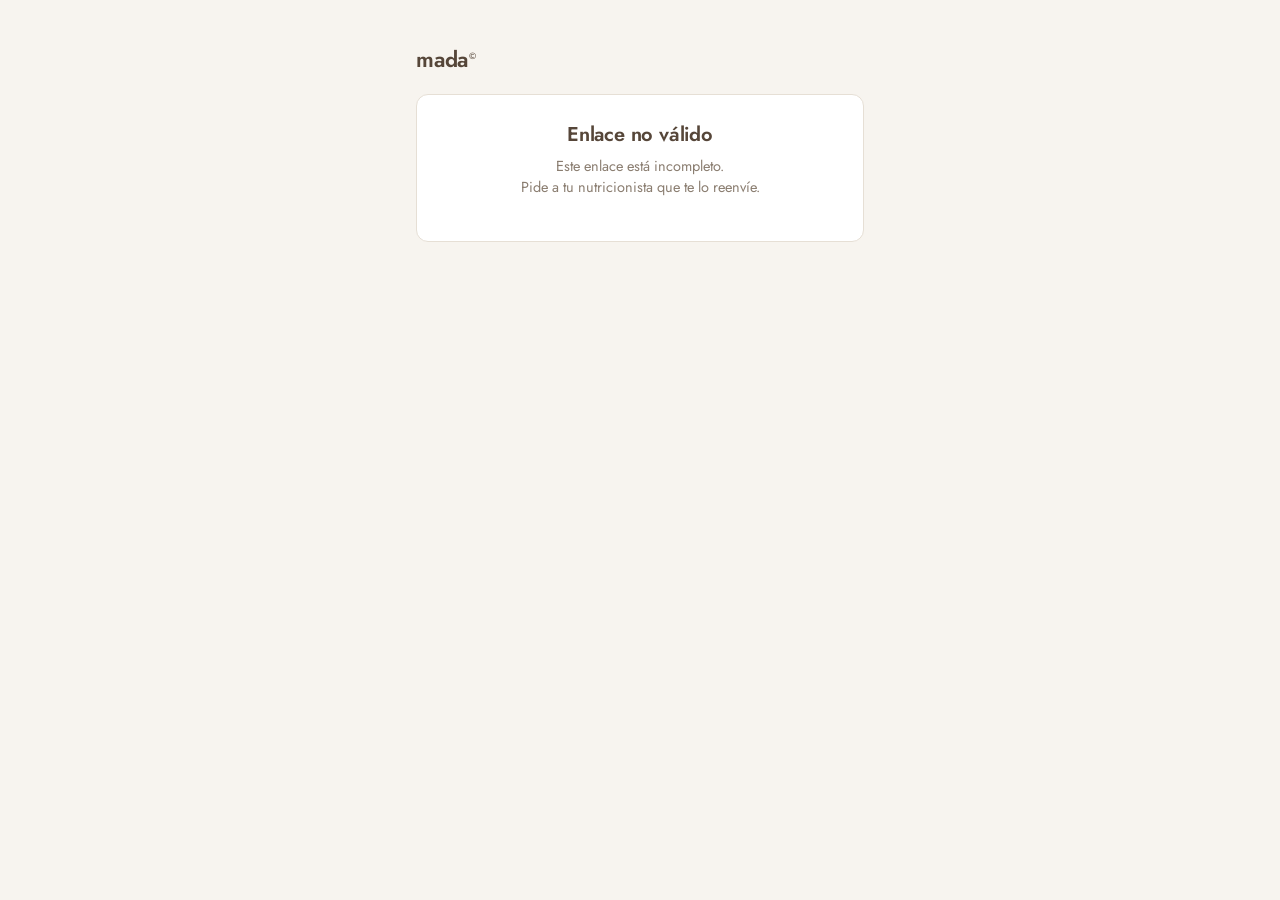
<file: index.html>
<!DOCTYPE html>
<html lang="es">
<head>
<meta charset="utf-8">
<meta name="viewport" content="width=device-width, initial-scale=1, viewport-fit=cover">
<meta name="robots" content="noindex">
<meta name="referrer" content="no-referrer">
<title>Cuestionario semanal · mada nutrición</title>
<link rel="preconnect" href="https://fonts.googleapis.com">
<link rel="preconnect" href="https://fonts.gstatic.com" crossorigin>
<link href="https://fonts.googleapis.com/css2?family=Jost:wght@500;600&display=swap" rel="stylesheet">
<link rel="stylesheet" href="mada.css?v=2026111601">
</head>
<body>
<!-- MADA · Cuestionario semanal (2026-10-01: mismas preguntas y claves que la versión anterior,
     sobre el motor común mada.js y con la marca nueva). Enlace: ?t=token&w=lunes&n=nombre.
     Página estática (GitHub Pages) → POST al doPost del Apps Script → pestaña RESPUESTAS. -->
<div class="wrap">
  <div id="invalid" style="display:none">
    <div class="brand"><span class="wordmark">mada<sup>©</sup></span></div>
    <div class="invalid-link">
      <h2 class="step-title">Enlace no válido</h2>
      <p class="step-desc" style="margin-top:8px;">Este enlace está incompleto.<br>Pide a tu nutricionista que te lo reenvíe.</p>
    </div>
  </div>
  <div id="app" style="display:none"></div>
</div>
<script src="mada.js?v=2026111601"></script>
<script>
  // Si algún día cambia la URL /exec del Apps Script, se actualiza SOLO esta constante.
  var EXEC_URL = 'https://script.google.com/macros/s/AKfycbzDt5caDvdEflEsBOUBldg51Zm5GO_rv7yb8Tvi7xvp4FPO4zFOr2xmxoo-6ybuRs6Wqw/exec';

  var Q = new URLSearchParams(location.search);
  var TOKEN = (Q.get('t') || '').trim();
  var CLIENT_NAME = (Q.get('n') || '').trim();
  function mondayOf(d) { var day = (d.getDay() + 6) % 7; var m = new Date(d); m.setDate(d.getDate() - day); m.setHours(12, 0, 0, 0); return m; }
  function ymd(d) { return d.getFullYear() + '-' + String(d.getMonth() + 1).padStart(2, '0') + '-' + String(d.getDate()).padStart(2, '0'); }
  // El cuestionario repasa la semana que acaba de terminar: se manda el domingo y pregunta por la que
  // termina ese día; de lunes a sábado sigue siendo esa. Un enlace cuya semana aún no ha terminado
  // (los anteriores al 2026-10-03 llevaban la que empezaba al día siguiente) repasa la anterior.
  function reportedWeek(today) { var m = mondayOf(today); if (today.getDay() !== 0) m.setDate(m.getDate() - 7); return m; }
  var WEEK_START = (Q.get('w') || '').trim();
  if (!/^\d{4}-\d{2}-\d{2}$/.test(WEEK_START)) WEEK_START = ymd(reportedWeek(new Date()));
  else {
    var wk = new Date(WEEK_START + 'T12:00:00'), wkEnd = new Date(wk), noon = new Date();
    wkEnd.setDate(wk.getDate() + 6); noon.setHours(12, 0, 0, 0);
    if (noon < wkEnd) { wk.setDate(wk.getDate() - 7); WEEK_START = ymd(wk); }
  }
  var MESES = ['ene', 'feb', 'mar', 'abr', 'may', 'jun', 'jul', 'ago', 'sep', 'oct', 'nov', 'dic'];
  // Variante del semanal (&p=): '' = general. Vista previa para el nutricionista: &preview=1 (no envía nada).
  // Desde 2026-11-11 el enlace lleva un código (1, 2, 3) en vez del nombre del perfil, para que la URL
  // no diga nada de la salud del cliente; los enlaces ya enviados con el nombre siguen valiendo.
  var PERFIL = (Q.get('p') || '').trim().toLowerCase();
  PERFIL = { '1': 'deportista', '2': 'digestivo', '3': 'tca' }[PERFIL] || PERFIL;
  if (['deportista', 'digestivo', 'tca'].indexOf(PERFIL) < 0) PERFIL = '';
  var PREVIEW = Q.get('preview') === '1';
  // &e=1: el cliente entrena y su cuestionario no es el de deportistas (digestivo): se añade el paso de entrenos
  var TRAINS = Q.get('e') === '1';

  if (!TOKEN) {
    document.getElementById('invalid').style.display = 'block';
  } else {
    document.getElementById('app').style.display = 'block';
    var ws = new Date(WEEK_START + 'T12:00:00'), we = new Date(ws); we.setDate(ws.getDate() + 6);
    var opt = function (id, label, ph) { return { id: id, label: label, opt: true, type: 'text', ph: ph }; };
    var slider = function (id, label, minLabel, maxLabel, emojis) { return { id: id, type: 'slider', label: label, minLabel: minLabel, maxLabel: maxLabel, emojis: emojis }; };

    // ── Campos comunes (mismas claves y textos de siempre: son las columnas de la hoja) ──
    var F = {
      cansancio: { id: 'cansancio_0_10', type: 'slider', label: 'Nivel de cansancio', emojis: ['⚡', '😊', '😐', '🥱', '😵'], minLabel: 'Con energía', maxLabel: 'Agotado/a' },
      causa: opt('causa_cansancio', '¿A qué crees que se debe?', 'Trabajo, poco sueño, entrenos…'),
      sueno: { id: 'calidad_sueno_0_10', type: 'slider', label: 'Calidad del sueño', emojis: ['😫', '😕', '😐', '🙂', '😴'], minLabel: 'Muy mala', maxLabel: 'Excelente' },
      horas: { id: 'horas_sueno', label: 'Horas de sueño', hint: 'Media por noche.', type: 'number', ph: '7.5', min: 0, max: 16, step: 0.5 },
      animo: { id: 'animo_0_10', type: 'slider', label: 'Estado de ánimo', emojis: ['😞', '😕', '😐', '🙂', '😄'], minLabel: 'Muy bajo', maxLabel: 'Genial' },
      notasSueno: opt('notas_sueno', 'Notas sobre el descanso', 'Me despierto por la noche, madrugones…'),
      saciedad: { id: 'saciedad_0_10', type: 'slider', label: 'Saciedad', emojis: ['😣', '😕', '😐', '🙂', '😌'], minLabel: 'Paso hambre', maxLabel: 'Muy saciado/a' },
      hambre: opt('hambre_notas', '¿Hambre a alguna hora concreta?', 'Media tarde, antes de cenar…'),
      digestiones: { id: 'digestiones_0_10', type: 'slider', label: 'Digestiones', emojis: ['🤢', '😕', '😐', '🙂', '✨'], minLabel: 'Muy malas', maxLabel: 'Perfectas' },
      molestias: opt('molestias_digestivas', '¿Molestias digestivas?', 'Hinchazón, acidez, gases…'),
      hidratacion: { id: 'hidratacion_0_10', type: 'slider', label: 'Hidratación', emojis: ['🏜️', '😕', '😐', '🙂', '💧'], minLabel: 'Muy poca agua', maxLabel: 'Muy bien' },
      pasos: { id: 'pasos_diarios', label: 'Pasos diarios', hint: 'Media, según tu reloj o móvil.', opt: true, type: 'number', ph: '10000', int: true, min: 0, max: 80000, step: 100 },
      entrenos: { id: 'entrenos_json', label: 'Entrenos de esta semana', hint: 'Toca lo que hayas hecho. Totales de la semana: sesiones, horas, kilómetros, cómo de duro ha sido (0 = paseo, 10 = al límite) y, si tu reloj la da, la frecuencia cardíaca media.', opt: true, type: 'sport_totals' },
      extra: opt('ejercicio_extra', '¿Ejercicio fuera de lo programado?', 'Ruta el sábado, pádel el jueves…'),
      proxima: { id: 'proxima_semana', label: '¿Algo que deba saber para la semana que viene?', hint: 'Viajes, comidas fuera, celebraciones, cambios de horario o de entrenos… para adaptar el plan antes, no después.', opt: true, type: 'textarea', ph: 'Cena de empresa el jueves, fin de semana fuera…' },
      comentarios: { id: 'comentarios', label: '¿Algo más que quieras contarme?', opt: true, type: 'textarea', ph: 'Dudas, sensaciones, lo que sea…' }
    };
    // ── Pasos comunes ──
    var S = {
      peso: { key: 'peso', name: 'Peso', title: 'Tu peso esta semana', desc: 'Apunta los días que te hayas pesado (en ayunas). Los que no tengas, déjalos en blanco.', fields: [
        { id: 'pesos', type: 'weights', weekStart: WEEK_START }
      ]},
      descanso: { key: 'descanso', name: 'Descanso y energía', title: 'Descanso y energía', desc: '¿Cómo te has sentido en general durante la semana?', fields: [F.cansancio, F.causa, F.sueno, F.horas, F.animo, F.notasSueno] },
      alimentacion: { key: 'alimentacion', name: 'Alimentación', title: 'Alimentación y digestión', desc: 'Sobre cómo te ha sentado el plan esta semana.', fields: [F.saciedad, F.hambre, F.digestiones, F.molestias, F.hidratacion] },
      plan: { key: 'plan', name: 'Tu plan', title: 'Tu menú semanal', desc: 'Esto nos ayuda a ajustar los platos de las próximas semanas.', fields: [
        // 2026-10-11: dos preguntas en vez de la nota de 0 a 10 (decía cuánto, no hacia dónde): ¿come menos o más que el plan?
        { id: 'ingestas_completas', label: '¿Has completado las comidas del plan?', type: 'chips', opts: ['Todas, con sus cantidades', 'Casi todas', 'Me he dejado tomas o cantidades a menudo'] },
        { id: 'ingestas_costosas', label: '¿Cuáles te han costado?', hint: 'Puedes marcar varias.', type: 'checks',
          showIf: function (api) { var v = api.chip('ingestas_completas'); return !!v && v !== 'Todas, con sus cantidades'; },
          opts: ['Desayuno', 'Media mañana', 'Comida', 'Merienda', 'Cena o recena'] },
        { id: 'ingestas_notas', label: '¿Por qué?', opt: true, type: 'text', ph: 'No tenía hambre, no me daba tiempo, era mucha cantidad…',
          showIf: function (api) { var v = api.chip('ingestas_completas'); return !!v && v !== 'Todas, con sus cantidades'; } },
        { id: 'comidas_fuera', label: '¿Has hecho alguna comida fuera del plan?', hint: 'Es completamente normal: solo nos ayuda a ajustar.', type: 'chips', opts: ['Ninguna', '1 o 2', '3 o 4', '5 o más'] },
        { id: 'comidas_fuera_tipo', label: '¿De qué tipo?', hint: 'Puedes marcar varias.', type: 'checks',
          showIf: function (api) { var v = api.chip('comidas_fuera'); return !!v && v !== 'Ninguna'; },
          opts: ['Comida o cena fuera', 'Picoteo entre horas', 'Dulces o bollería', 'Alcohol', 'Comida rápida o precocinado'] },
        { id: 'comidas_fuera_notas', label: '¿Quieres contar algo más?', opt: true, type: 'text', ph: 'Cumpleaños el sábado, cena de trabajo…',
          showIf: function (api) { var v = api.chip('comidas_fuera'); return !!v && v !== 'Ninguna'; } },
        { id: 'satisfaccion_menu', label: '¿Contento/a con el menú?', type: 'text', ph: 'Sí, aunque repetiría menos las cenas…' },
        { id: 'aburrimiento_0_10', type: 'slider', label: '¿Te aburre el menú?', emojis: ['🤩', '🙂', '😐', '🥱', '😪'], minLabel: 'Para nada', maxLabel: 'Mucho' },
        { id: 'dificultades_plan', label: '¿Dificultades para seguir el plan?', opt: true, type: 'textarea', ph: 'Comidas fuera, falta de tiempo para cocinar…' },
        opt('cambios_platos', '¿Cambiarías algún plato?', 'El salmón del martes por otro pescado…'),
        opt('platos_favoritos', '¿Platos favoritos de la semana?', 'El curry de garbanzos')
      ]},
      actividad: { key: 'actividad', name: 'Actividad', title: 'Actividad y último apunte', desc: 'Ya casi está. Un par de datos más y terminamos.', fields: [F.pasos, F.entrenos, F.extra, F.proxima, F.comentarios] }
    };

    // Paso de entrenos (deportistas y, con &e=1, el digestivo que entrena) y último paso sin entrenos
    S.entrenos = { key: 'entrenos', name: 'Entrenos', title: 'Tus entrenos', desc: 'Lo que has hecho y cómo te has encontrado entrenando.', fields: [
          F.entrenos,
          slider('dep_energia_0_10', 'Energía en los entrenos', 'Vacío/a', 'Con fuerza', ['🪫', '😕', '😐', '🙂', '⚡']),
          slider('dep_recuperacion_0_10', 'Recuperación entre sesiones', 'Muy mala', 'Muy buena', ['🥵', '😕', '😐', '🙂', '💪']),
          { id: 'dep_pauta', label: '¿Has seguido lo pautado antes, durante y después de entrenar?', type: 'chips', opts: ['Sí', 'A medias', 'No'] },
          opt('dep_pauta_notas', '¿Qué te ha costado o qué cambiarías?', 'El gel de la tirada me sienta regular…'),
          { id: 'dep_gi', label: '¿Molestias digestivas entrenando?', type: 'checks', none: 'Ninguna', opts: ['Ninguna', 'Náuseas', 'Flato', 'Calambres abdominales', 'Diarrea', 'Reflujo'] },
          F.extra
        ]};
    S.ultimo = { key: 'actividad', name: 'Actividad', title: 'Último apunte', desc: 'Ya casi está.', fields: [F.pasos, F.proxima, F.comentarios] };

    // ── Variantes por perfil (lo elige el nutricionista en la ficha; viaja en el enlace como &p=) ──
    // Las respuestas propias de cada perfil (dep_*, dig_*, tca_*) no tienen columna en la hoja:
    // el Apps Script las guarda juntas en «extra_json» y la app las muestra en la revisión de la semana.
    var VARIANTS = {
      '': { kicker: 'Seguimiento semanal', steps: [S.peso, S.descanso, S.alimentacion, S.plan, S.actividad] },

      deportista: { kicker: 'Seguimiento semanal · entrenos', steps: [S.peso, S.descanso, S.alimentacion, S.plan, S.entrenos, S.ultimo] },

      digestivo: { kicker: 'Seguimiento semanal · digestivo', steps: [S.peso, S.descanso,
        { key: 'alimentacion', name: 'Alimentación', title: 'Alimentación', desc: 'Sobre cómo te ha sentado el plan esta semana.', fields: [F.saciedad, F.hambre, F.digestiones, F.hidratacion] },
        { key: 'digestion', name: 'Digestión', title: 'Tu digestión esta semana', desc: 'De 0 (nada) a 10 (mucho). Deja sin tocar lo que no hayas tenido.', fields: [
          slider('dig_hinchazon_0_10', 'Hinchazón', 'Nada', 'Mucha'),
          slider('dig_dolor_0_10', 'Dolor abdominal', 'Nada', 'Mucho'),
          slider('dig_gases_0_10', 'Gases', 'Nada', 'Muchos'),
          slider('dig_reflujo_0_10', 'Reflujo o acidez', 'Nada', 'Mucho'),
          { id: 'dig_sento_mal', label: '¿Algo que te haya sentado mal?', opt: true, type: 'textarea', ph: 'Qué comiste y qué notaste' },
          opt('dig_sento_bien', '¿Algo nuevo que hayas probado y te haya sentado bien?', 'El yogur sin lactosa, la avena…')
        ]},
        { key: 'bano', name: 'Deposiciones', title: 'Tus deposiciones', desc: 'Cómo ha ido el baño esta semana.', fields: [
          { id: 'dig_ritmo', label: '¿Cómo ha ido?', type: 'chips', opts: ['Normal', 'Estreñimiento', 'Diarrea', 'Alterno las dos'] },
          opt('dig_frecuencia', '¿Cuántas veces has ido?', '1-2 al día, una cada tres días…'),
          { id: 'dig_bristol', label: '¿Cómo han sido tus heces?', hint: 'Puedes marcar varias.', type: 'checks', layout: 'rows', opts: MadaForm.BRISTOL },
          { id: 'dig_alarma', label: '¿Te ha pasado algo de esto?', type: 'checks', none: 'Nada de esto', opts: ['Sangre en las heces o heces negras', 'Vómitos', 'Nada de esto'] }
        ]},
        S.plan
      ].concat(TRAINS ? [S.entrenos, S.ultimo] : [S.actividad])},

      // TCA: sin peso, sin pasos y sin preguntas de ingesta (comidas completadas o fuera del plan). Ninguna pregunta nombra el peso, las calorías ni la dieta.
      tca: { kicker: 'Seguimiento semanal', steps: [
        { key: 'semana', name: 'Tu semana', title: 'Tu semana', desc: 'Cómo te has encontrado estos días.', fields: [F.animo, F.cansancio, F.causa, F.sueno, F.horas, F.notasSueno] },
        { key: 'comidas', name: 'Comidas', title: 'Las comidas', desc: 'Aquí no hay notas ni exámenes: solo quiero saber cómo ha ido.', fields: [
          { id: 'tca_regularidad', label: '¿Has podido hacer las comidas que acordamos?', type: 'chips', opts: ['Todas o casi todas', 'La mayoría', 'Algunas', 'Me ha costado mucho'] },
          { id: 'tca_cuesta', label: '¿Cuál te ha costado más?', type: 'checks', none: 'Ninguna', opts: ['Desayuno', 'Media mañana', 'Comida', 'Merienda', 'Cena', 'Ninguna'] },
          slider('tca_ansiedad_0_10', 'Ansiedad o malestar alrededor de las comidas', 'Ninguna', 'Mucha'),
          { id: 'tca_dificil', label: '¿Qué te ha resultado más difícil?', opt: true, type: 'textarea', ph: 'Lo que quieras contarme' },
          { id: 'tca_logro', label: '¿Qué ha ido bien esta semana?', hint: 'Por pequeño que parezca.', opt: true, type: 'textarea', ph: 'Desayuné todos los días, comí con mis amigas…' },
          opt('tca_reto', '¿Has probado algún alimento o situación que te costaba?', 'Comer fuera, un alimento que evitabas…')
        ]},
        { key: 'momentos', name: 'Momentos difíciles', title: 'Momentos difíciles', desc: 'No hay respuestas buenas ni malas. Saberlo me ayuda a acompañarte mejor. Contesta solo lo que quieras.', fields: [
          { id: 'tca_restriccion', label: '¿Has comido menos de lo acordado o te has saltado comidas a propósito?', type: 'chips', opts: ['No', 'Alguna vez', 'A menudo'] },
          { id: 'tca_atracones', label: '¿Has tenido momentos de comer con sensación de perder el control?', type: 'chips', opts: ['No', '1-2 veces', '3 o más'] },
          { id: 'tca_compensacion', label: '¿Has hecho algo para compensar lo que habías comido?', type: 'checks', none: 'No', opts: ['No', 'Vómitos', 'Laxantes o diuréticos', 'Ejercicio para compensar', 'Ayunar o saltarme la comida siguiente'] },
          { id: 'tca_contexto', label: 'Si quieres, cuéntame qué pasó o cómo te sentías', opt: true, type: 'textarea', ph: 'Lo que te apetezca compartir' }
        ]},
        { key: 'cuerpo', name: 'Tu cuerpo', title: 'Cómo está tu cuerpo', desc: 'Señales físicas de esta semana.', fields: [
          { id: 'tca_fisico', label: '¿Has notado algo de esto?', type: 'checks', none: 'Nada de esto', opts: ['Mareos', 'Mucho frío', 'Cansancio fuerte', 'Hinchazón o malas digestiones', 'Estreñimiento', 'Nada de esto'] },
          slider('tca_imagen_0_10', 'Preocupación por tu cuerpo o tu imagen', 'Ninguna', 'Muchísima'),
          opt('tca_movimiento', '¿Qué movimiento o ejercicio has hecho?', 'Paseos, yoga, gimnasio…')
        ]},
        { key: 'final', name: 'Para terminar', title: 'Para terminar', desc: 'Lo que quieras que tenga en cuenta.', fields: [
          { id: 'tca_hablar', label: '¿De qué te gustaría hablar en la próxima consulta?', opt: true, type: 'textarea', ph: 'Lo que más te ronde' },
          { id: 'proxima_semana', label: '¿Algo que deba saber para la semana que viene?', hint: 'Viajes, comidas fuera, celebraciones, cambios de horario… para tenerlo en cuenta antes, no después.', opt: true, type: 'textarea', ph: 'Cena con amigos el jueves, fin de semana fuera…' },
          F.comentarios
        ]}
      ],
      success: { title: 'Gracias', text: 'Lo leo con calma antes de nuestra próxima consulta.',
        titleFor: function () { return CLIENT_NAME ? 'Gracias, ' + CLIENT_NAME : ''; } } }
    };
    var V = VARIANTS[PERFIL];
    var base = { token: TOKEN, week_start: WEEK_START };
    if (PERFIL) base.perfil = PERFIL;

    MadaForm.mount({
      root: '#app',
      brand: { kicker: V.kicker, greeting: CLIENT_NAME ? 'Hola, ' + CLIENT_NAME : 'Hola',
               meta: 'Semana del ' + ws.getDate() + ' de ' + MESES[ws.getMonth()] + ' al ' + we.getDate() + ' de ' + MESES[we.getMonth()] },
      draftKey: 'mada_q_' + TOKEN + '_' + WEEK_START + (PREVIEW ? '_preview' : ''),
      execUrl: EXEC_URL,
      base: base,
      numeric: true,
      preview: PREVIEW,
      steps: V.steps,
      success: V.success || { title: '¡Enviado!', text: 'Tus respuestas ya están con tu nutricionista. ¡Sigue así!',
        titleFor: function () { return CLIENT_NAME ? '¡Listo, ' + CLIENT_NAME + '!' : ''; } }
    });
  }
</script>
</body>
</html>
</file>
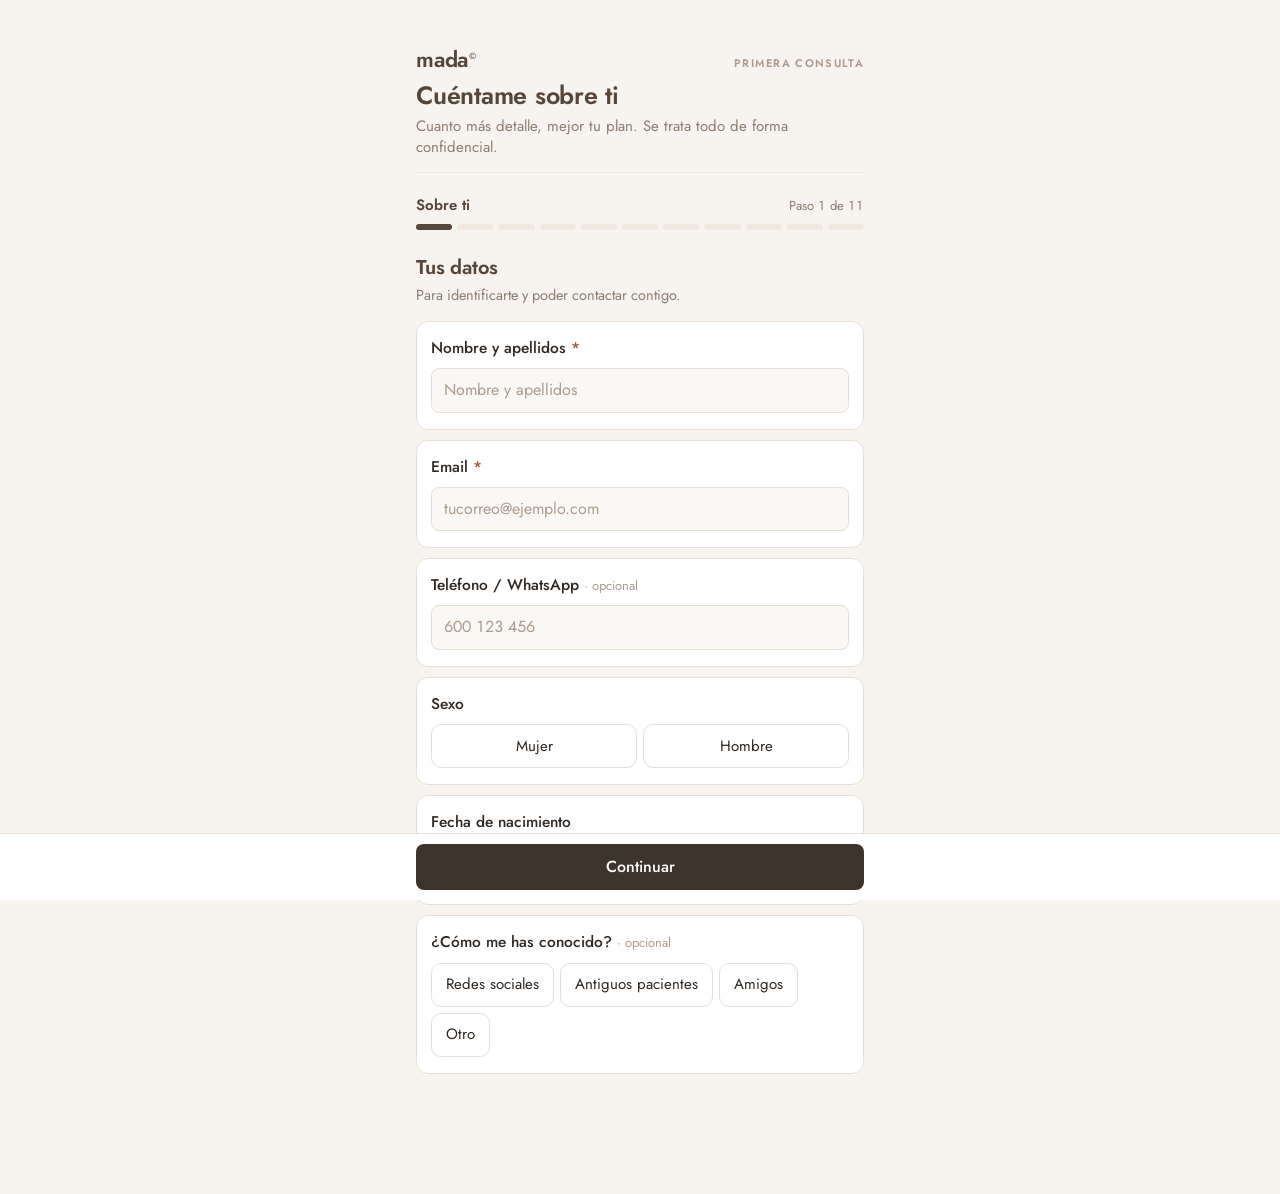
<file: inicial.html>
<!DOCTYPE html>
<html lang="es">
<head>
<meta charset="utf-8">
<meta name="viewport" content="width=device-width, initial-scale=1, viewport-fit=cover">
<meta name="robots" content="noindex">
<meta name="referrer" content="no-referrer">
<title>Cuestionario inicial · mada nutrición</title>
<link rel="preconnect" href="https://fonts.googleapis.com">
<link rel="preconnect" href="https://fonts.gstatic.com" crossorigin>
<link href="https://fonts.googleapis.com/css2?family=Jost:wght@500;600&display=swap" rel="stylesheet">
<link rel="stylesheet" href="mada.css?v=2026111601">
</head>
<body>
<!-- MADA · Cuestionario inicial por perfiles (v3, 2026-10-01).
     inicial.html?perfil=general|deportista|menor|digestivo|tca  (sin parámetro o desconocido = general).
     tca = sin peso ni altura: motivo, equipo de tratamiento, conductas con su frecuencia, señales físicas y, si es menor, tutor.
     digestivo = el general más cinco pasos de historial digestivo (síntomas, dolor por zonas, heces, señales, alimentos).
     menor = el general con el día a día adaptado y la autorización de madre, padre o tutor legal.
     Página estática (GitHub Pages) → POST (form:'intake') al doPost del Apps Script →
     pestaña INICIAL (todo viaja en raw_json) → la app crea el cliente tras la revisión.
     Motor y estilos: mada.js / mada.css (compartidos con el cuestionario semanal). -->
<div class="wrap"><div id="app"></div></div>
<script src="mada.js?v=2026111601"></script>
<script>
  var EXEC_URL = 'https://script.google.com/macros/s/AKfycbzDt5caDvdEflEsBOUBldg51Zm5GO_rv7yb8Tvi7xvp4FPO4zFOr2xmxoo-6ybuRs6Wqw/exec';
  var CONTACT_EMAIL = 'madanutricion@gmail.com';   // confirmado por el usuario el 2026-10-02

  // ── Perfil (lo elige el nutricionista al copiar el enlace) ──
  var KNOWN = ['general', 'deportista', 'menor', 'digestivo', 'tca'];
  // ?pf=1…4 (2026-11-11): código en vez del nombre del perfil; ?perfil=nombre sigue valiendo (enlaces ya enviados).
  var _QS = new URLSearchParams(location.search);
  var PERFIL = ({ '1': 'deportista', '2': 'digestivo', '3': 'tca', '4': 'menor' }[(_QS.get('pf') || '').trim()]
                || _QS.get('perfil') || 'general').toLowerCase();
  if (KNOWN.indexOf(PERFIL) < 0) PERFIL = 'general';

  var GRID_FOODS = ['Cereales (pan, pasta, avena, arroz…)', 'Legumbres', 'Proteína vegetal (tofu, soja, tempeh…)', 'Verduras', 'Frutas', 'Tubérculos (patata, boniato…)', 'Carnes', 'Pescados', 'Lácteos', 'Huevo', 'Frutos secos y semillas'];
  var GRID_LEVELS = [['love', '5', 'Me encanta'], ['like', '4', 'Me gusta'], ['ok', '3', 'Normal'], ['tol', '2', 'Lo tolero'], ['no', '1', 'Lo detesto']];

  // Actividad marcada → deporte de la sesión que se añade sola
  var ACTIVITY_SPORT = { 'Gimnasio / pesas': 'gym', 'Correr': 'running', 'Ciclismo': 'cycling', 'Natación': 'swimming',
                         'CrossFit / HIIT': 'crossfit', 'Deportes de equipo': 'team', 'Clases dirigidas': 'other', 'Yoga / pilates': 'other' };
  var HR_GEAR = 'Pulsómetro o reloj GPS', POWER_GEAR = 'Potenciómetro';

  var LEGAL = 'Responsable: Oier Madariaga (MADA Nutrición), ' + CONTACT_EMAIL + '. Finalidad: elaborar y seguir tu plan nutricional. ' +
    'Base legal: la ejecución del servicio que contratas (art. 6.1.b RGPD) y tu consentimiento explícito para tratar datos de salud (art. 9.2.a), que puedes retirar en cualquier momento. ' +
    'Conservación: mientras dure el servicio y, después, durante los plazos que exige la normativa sanitaria (como mínimo cinco años). ' +
    'Destinatarios: no se ceden a terceros. Las respuestas se guardan en Google, que actúa como encargado del tratamiento y puede tratarlas fuera de la Unión Europea con las garantías que prevé el RGPD. ' +
    'Derechos: acceso, rectificación, supresión, oposición, limitación y portabilidad escribiendo a ese email. También puedes reclamar ante la Agencia Española de Protección de Datos (www.aepd.es).';

  // Menores de edad: desde los 14 años el consentimiento de protección de datos lo da la propia persona
  // (art. 7 LOPDGDD); el servicio lo contrata y lo autoriza quien ejerce la patria potestad o la tutela.
  var LEGAL_MENOR = 'Responsable: Oier Madariaga (MADA Nutrición), ' + CONTACT_EMAIL + '. Finalidad: elaborar y seguir el plan nutricional de la persona menor de edad. ' +
    'Base legal: la ejecución del servicio que contrata su madre, padre o tutor legal (art. 6.1.b RGPD) y el consentimiento explícito para tratar datos de salud (art. 9.2.a). ' +
    'A partir de los 14 años ese consentimiento lo da la propia persona menor (art. 7 de la Ley Orgánica 3/2018); por debajo de esa edad lo da su madre, padre o tutor legal. ' +
    'En todos los casos se pide además la autorización de la madre, el padre o el tutor legal para prestar el servicio. El consentimiento puede retirarse en cualquier momento. ' +
    'Conservación: mientras dure el servicio y, después, durante los plazos que exige la normativa sanitaria (como mínimo cinco años). ' +
    'Destinatarios: no se ceden a terceros. Las respuestas se guardan en Google, que actúa como encargado del tratamiento y puede tratarlas fuera de la Unión Europea con las garantías que prevé el RGPD. ' +
    'Derechos: acceso, rectificación, supresión, oposición, limitación y portabilidad, que pueden ejercer tanto la persona menor como su madre, padre o tutor legal escribiendo a ese email. ' +
    'También se puede reclamar ante la Agencia Española de Protección de Datos (www.aepd.es).';

  // ── Catálogo de pasos ──
  var STEP_DEFS = {
    sobre_ti: { name: 'Sobre ti', title: 'Tus datos', desc: 'Para identificarte y poder contactar contigo.', fields: [
      { id: 'nombre', label: 'Nombre y apellidos', req: true, type: 'text', ph: 'Nombre y apellidos', ac: 'name' },
      { id: 'email', label: 'Email', req: true, type: 'email', ph: 'tucorreo@ejemplo.com', ac: 'email' },
      { id: 'telefono', label: 'Teléfono / WhatsApp', opt: true, type: 'tel', ph: '600 123 456', ac: 'tel' },
      { id: 'sexo', label: 'Sexo', type: 'chips', opts: [['female', 'Mujer'], ['male', 'Hombre']] },
      { id: 'fecha_nacimiento', label: 'Fecha de nacimiento', type: 'date' },
      { id: 'estado_hormonal', label: 'Ciclo y etapa hormonal', hint: 'Influye en hierro, calcio y energía.', showIf: { sexo: 'female' }, type: 'chips', opts: ['Ciclo regular', 'Ciclo irregular', 'Anticonceptivos hormonales', 'Embarazo', 'Lactancia', 'Perimenopausia / menopausia'] },
      { id: 'como_conociste', label: '¿Cómo me has conocido?', opt: true, type: 'chips', opts: ['Redes sociales', 'Antiguos pacientes', 'Amigos', 'Otro'] }
    ]},
    medidas: { name: 'Medidas', title: 'Tus medidas', desc: 'Un punto de partida; ya lo afinamos en consulta.', fields: [
      { id: 'altura_cm', label: 'Altura', type: 'number', unit: 'cm', ph: '170' },
      { id: 'peso_actual', label: 'Peso actual', type: 'number', unit: 'kg', ph: '70' },
      { id: 'peso_habitual', label: 'Peso habitual', hint: 'Si has tenido variaciones de peso, especifícalas.', type: 'textarea', ph: 'Mi peso de siempre es ~68 kg; el año pasado llegué a 75…' }
    ]},
    objetivo: { name: 'Objetivo', title: 'Tu objetivo', desc: 'Para orientar el plan desde el primer día.', fields: [
      { id: 'objetivo', label: '¿Qué quieres conseguir?', hint: 'Puedes marcar más de uno.', type: 'checks', opts: ['Perder grasa', 'Ganar músculo', 'Rendimiento deportivo', 'Salud', 'Mejorar hábitos'] },
      { id: 'peso_objetivo', label: 'Peso en el que te verías bien', opt: true, type: 'number', unit: 'kg', ph: '70' },
      { id: 'motivo', label: 'Cuéntame más', type: 'textarea', ph: 'Qué quieres conseguir a corto y largo plazo, qué te ha traído hasta aquí…' },
      { id: 'asesoramientos_previos', label: '¿Has hecho otros asesoramientos nutricionales? ¿Qué tal?', opt: true, type: 'textarea', ph: 'Con quién, cuándo y cómo te fue…' }
    ]},
    salud: { name: 'Salud', title: 'Tu salud', desc: 'Para un plan seguro. Déjalo en blanco si no aplica.', fields: [
      { id: 'alergias', label: 'Alergias e intolerancias', hint: 'Marca las que te afecten: el plan las tendrá en cuenta automáticamente.', type: 'checks', opts: ['Gluten', 'Lácteos', 'Huevos', 'Frutos de cáscara', 'Cacahuetes', 'Soja', 'Pescado', 'Crustáceos', 'Moluscos', 'Sésamo', 'Apio', 'Mostaza', 'Sulfitos', 'Altramuces'] },
      { id: 'alergias_otras', label: 'Otros alimentos que no puedes o no quieres comer', opt: true, type: 'text', ph: 'Fresas, cerdo, picante…' },
      { id: 'digestivo', label: '¿Molestias digestivas habituales?', type: 'checks', none: 'Ninguna', opts: ['Ninguna', 'Hinchazón', 'Gases', 'Estreñimiento', 'Diarrea', 'Reflujo / acidez', 'Náuseas'] },
      { id: 'digestivo_detalle', label: '¿Cuándo y con qué alimentos?', opt: true, type: 'text', ph: 'Después de las legumbres, por la noche…' },
      { id: 'patologias', label: '¿Alguna patología, alteración o enfermedad actual?', hint: 'Digestiva, tiroides, diabetes, tensión, colesterol, cirugías…', type: 'textarea', ph: 'Indícalas todas' },
      { id: 'antecedentes', label: 'Enfermedades en familiares cercanos', hint: 'Padres, herman@s, tí@s, abuel@s: digestivo, colesterol, diabetes, tiroides, cáncer, obesidad…', opt: true, type: 'textarea', ph: 'Indica cuál/es' },
      { id: 'medicacion', label: 'Medicación, suplementación o herbolario', hint: 'Actual o reciente: nombre, dosis, hora y duración. Incluye antigua/crónica y reacciones adversas.', type: 'textarea', ph: 'Nombre, dosis, cuándo…' },
      { id: 'documentacion', label: '¿Analíticas o pruebas médicas recientes?', opt: true, type: 'textarea', ph: 'Sí, te las envío por email/Drive / No' }
    ]},
    dia: { name: 'Día a día', title: 'Tu día a día', desc: 'Tu rutina y hábitos me ayudan a que el plan encaje contigo.', fields: [
      { id: 'trabajo', label: '¿En qué trabajas o a qué te dedicas?', type: 'text', ph: 'Profesión / ocupación' },
      { id: 'trabajo_tipo', label: 'Tu trabajo es sobre todo…', type: 'chips', opts: ['Sentado (oficina, coche)', 'De pie o moviéndome', 'Esfuerzo físico'] },
      { id: 'turnos', label: 'Tu horario', type: 'chips', opts: ['Fijo', 'Partido', 'Turnos / noches', 'Sin horario fijo'] },
      { id: 'situacion_economica', label: '¿Situación económica complicada?', opt: true, type: 'chips', opts: ['No', 'Un poco', 'Sí'] },
      { id: 'fuma', label: '¿Fumas?', type: 'chips', opts: ['No', 'Ocasionalmente', 'Sí'] },
      { id: 'alcohol', label: '¿Consumes alcohol?', type: 'chips', opts: ['No', 'Ocasionalmente', 'Habitualmente'] },
      { id: 'dia_a_dia_otros', label: 'Otras aportaciones de tu día a día', opt: true, type: 'textarea', ph: 'Aficiones, nivel de estrés, lo que quieras…' }
    ]},
    cocina: { name: 'Cocina', title: 'Hábitos en la cocina', desc: 'Cómo y qué sueles cocinar.', fields: [
      { id: 'cocina_tiempo', label: '¿Cocinas y tienes tiempo, o vas más de comida rápida?', type: 'textarea', ph: 'Cuéntame tu manejo y tiempo en la cocina…' },
      { id: 'cocciones_disponibles', label: 'Métodos de cocción que tienes disponibles', type: 'checks', opts: ['Plancha', 'Cocido', 'Vapor', 'Horno', 'Microondas', 'Airfryer', 'Freidora', 'Barbacoa'] },
      { id: 'guarniciones', label: 'Guarniciones que más usas', opt: true, type: 'textarea', ph: 'Cremas de verdura, salteados, ensaladas, patata, arroz…' },
      { id: 'aceite', label: '¿Qué aceite usas para cocinar y para aliñar en crudo?', opt: true, type: 'text', ph: 'Oliva virgen extra, girasol…' },
      { id: 'integral_blanco', label: 'El pan, pasta o harinas que consumes, ¿integrales o blancos?', type: 'chips', opts: ['Integrales', 'Blancos', 'Ambos'] },
      { id: 'hora_hambre', label: '¿En qué momento del día tienes más hambre?', opt: true, type: 'text', ph: 'Media tarde, antes de cenar…' },
      { id: 'num_frutas_dia', label: 'Nº de frutas al día', type: 'select', min: 0, max: 10 },
      { id: 'num_legumbres_semana', label: 'Nº de legumbres a la semana', type: 'select', min: 0, max: 10 }
    ]},
    preferencias: { name: 'Preferencias', title: 'Tus preferencias', desc: 'Marca cuánto te gusta cada grupo de alimentos.', fields: [
      { id: 'preferencias', label: '', type: 'grid', foods: GRID_FOODS, levels: GRID_LEVELS }
    ]},
    un_dia: { name: 'Un día', title: 'Un día de comidas', desc: 'Qué sueles comer (indica hora, lugar y compañía si puedes).', fields: [
      { id: 'comida_desayuno', label: 'Desayuno', type: 'meal', ph: 'Ej. 7:00 tostadas de pan integral con pavo, en casa…' },
      { id: 'comida_media', label: 'Media mañana', type: 'meal', ph: 'Fruta, café…' },
      { id: 'comida_comida', label: 'Comida', type: 'meal' },
      { id: 'comida_merienda', label: 'Merienda', type: 'meal' },
      { id: 'comida_cena', label: 'Cena', type: 'meal' },
      { id: 'comida_extra', label: 'Extra', hint: 'Picoteos, fin de semana… (indica cuándo)', type: 'meal' }
    ]},
    deporte: { name: 'Tu deporte', title: 'Tu deporte', desc: 'Para ajustar el plan a lo que entrenas de verdad.', fields: [
      { id: 'deporte_principal', label: 'Tu deporte principal', type: 'chips', opts: ['Carrera', 'Ciclismo', 'Duatlón / triatlón', 'Natación', 'Fuerza / gimnasio', 'CrossFit / HIIT', 'Deporte de equipo', 'Otro'] },
      { id: 'nivel', label: 'Tu nivel', type: 'chips', opts: ['Recreativo', 'Amateur competitivo', 'Federado'] },
      { id: 'anos_practica', label: '¿Cuántos años llevas?', opt: true, type: 'number', unit: 'años', ph: '5', int: true, min: 0, max: 70 },
      { id: 'fase', label: '¿En qué fase de la temporada estás?', opt: true, type: 'chips', opts: ['Base', 'Específica', 'Competición', 'Descanso'] },
      { id: 'material', label: '¿Con qué mides tus entrenos?', hint: 'Si usas alguno, te pediré el dato en cada sesión: afina mucho el cálculo de lo que gastas.', opt: true, type: 'checks', opts: [HR_GEAR, POWER_GEAR, 'Báscula de bioimpedancia'] }
    ]},
    actividad: { name: 'Actividad', title: 'Actividad física', desc: 'Tu nivel de movimiento y ejercicio.', fields: [
      { id: 'actividad_fisica', label: '¿Qué actividad o ejercicio realizas?', type: 'checks', none: 'Ninguna', opts: ['Gimnasio / pesas', 'Correr', 'Caminar', 'Ciclismo', 'Natación', 'CrossFit / HIIT', 'Clases dirigidas', 'Deportes de equipo', 'Yoga / pilates', 'Ninguna'] },
      { id: 'entrenos_json', label: 'Tu semana de entrenos', hint: 'Una ficha por cada tipo de sesión que hagas en una semana normal (por ejemplo: rodaje suave, series y tirada larga son tres).', type: 'sessions',
        note: 'Si combinas bici y carrera en la misma sesión (brick), ponla como «Otro» con el nombre «Brick bici + carrera» y su duración total.',
        showIf: function (api) { return api.sessions().length > 0 || api.checks('actividad_fisica').some(function (a) { return ACTIVITY_SPORT[a]; }); },
        hr: function (api) { return PERFIL !== 'deportista' || api.checks('material').indexOf(HR_GEAR) >= 0; },
        power: function (api) { return api.checks('material').indexOf(POWER_GEAR) >= 0; } },
      { id: 'pasos_dia', label: 'Pasos aproximados al día', opt: true, type: 'chips', opts: ['Menos de 5.000', '5.000–8.000', '8.000–12.000', 'Más de 12.000', 'No lo sé'] },
      { id: 'actividad_otros', label: '¿Algo más sobre tu actividad?', opt: true, type: 'textarea', ph: 'Lesiones, cambios previstos, lo que quieras añadir…' }
    ]},
    comer_entreno: { name: 'Entreno y comida', title: 'Comer alrededor del entreno', desc: 'Lo que haces hoy, tal cual. Sin juzgar.', fields: [
      { id: 'pre_entreno', label: '¿Qué sueles tomar antes de entrenar?', type: 'textarea', ph: 'Tostadas con mermelada, un plátano, nada…' },
      { id: 'pre_entreno_tiempo', label: '¿Cuánto antes?', type: 'chips', opts: ['En ayunas', 'Menos de 1 h', '1-2 h', '2-3 h'] },
      { id: 'durante_entreno', label: 'Durante el entreno tomas…', type: 'checks', none: 'Nada', opts: ['Nada', 'Agua', 'Bebida isotónica', 'Geles', 'Barritas', 'Fruta', 'Otros'] },
      { id: 'durante_marcas', label: '¿Qué productos o marcas usas?', opt: true, type: 'text', ph: '226ERS, Maurten, dátiles, membrillo…' },
      { id: 'post_entreno', label: '¿Y después?', type: 'textarea', ph: 'Batido, fruta, la comida que toque…' },
      { id: 'post_entreno_tiempo', label: '¿Cuánto tardas en comer algo?', type: 'chips', opts: ['Menos de 30 min', '30-60 min', '1-2 h', 'Más de 2 h'] },
      { id: 'gi_ejercicio', label: '¿Molestias digestivas mientras entrenas o compites?', type: 'checks', none: 'Ninguna', opts: ['Ninguna', 'Náuseas', 'Calambres abdominales', 'Diarrea', 'Reflujo', 'Flato'] },
      { id: 'sudoracion', label: '¿Cuánto sudas?', type: 'chips', opts: ['Poco', 'Normal', 'Mucho'] },
      { id: 'sal_ropa', label: '¿Te quedan marcas de sal en la ropa?', opt: true, type: 'chips', opts: ['No', 'Sí'] },
      { id: 'calambres', label: '¿Calambres musculares?', opt: true, type: 'chips', opts: ['No', 'A veces', 'Frecuentes'] },
      { id: 'cafeina', label: 'Cafeína', opt: true, type: 'checks', none: 'No tomo', opts: ['No tomo', 'Café a diario', 'Antes de entrenar', 'Geles o productos con cafeína'] },
      { id: 'suplementos_deportivos', label: 'Suplementos deportivos', opt: true, type: 'checks', none: 'Ninguno', opts: ['Ninguno', 'Creatina', 'Proteína', 'Electrolitos', 'Beta-alanina', 'Otros'] },
      { id: 'suplementos_otros', label: '¿Cuáles y en qué dosis?', opt: true, type: 'text', ph: 'Creatina 3 g al día…' }
    ]},
    competiciones: { name: 'Competiciones', title: 'Competiciones y objetivos', desc: 'Lo que tienes a la vista esta temporada.', fields: [
      { id: 'competiciones_json', label: 'Tus próximas pruebas', opt: true, type: 'rows', addLabel: '+ Añadir prueba', columns: [
        { key: 'nombre', label: 'Prueba', ph: 'Duatlón de Vitoria', full: true },
        { key: 'fecha', label: 'Fecha', type: 'date' },
        { key: 'tipo', label: 'Distancia', ph: 'Sprint, 10K…' },
        { key: 'objetivo', label: 'Objetivo', type: 'chips', opts: ['Terminar', 'Marca', 'Clasificar'] }
      ]}
    ]},
    descanso: { name: 'Descanso', title: 'Hábitos de sueño', desc: 'El descanso influye mucho en los resultados.', fields: [
      { id: 'horario_sueno', label: 'Hora de levantarte y de acostarte', type: 'text', ph: 'Ej. me levanto 7:00, me acuesto 23:30' },
      { id: 'horas_sueno', label: '¿Cuánto sueles dormir?', type: 'chips', opts: ['Menos de 6 h', '6–7 h', '7–8 h', 'Más de 8 h'] },
      { id: 'buen_descanso', label: '¿Consideras que descansas bien?', type: 'chips', opts: ['Sí', 'A veces', 'No'] },
      { id: 'cuesta_conciliar', label: '¿Te cuesta conciliar el sueño?', type: 'chips', opts: ['No', 'A veces', 'Sí'] },
      { id: 'pantallas_antes_dormir', label: '¿Usas pantallas antes de dormir (móvil, TV, tablet)?', type: 'chips', opts: ['No', 'A veces', 'Sí'] }
    ]},
    enviar: { name: 'Enviar', title: 'Antes de enviar', desc: 'Un último paso y lo tengo todo.', fields: [
      { id: 'consent_at', label: 'Protección de datos', type: 'consent', text: 'He leído la información y acepto que se traten mis datos, incluidos los de salud, para elaborar y seguir mi plan nutricional.', legal: LEGAL }
    ]}
  };

  // ── Variantes de paso del perfil «menor» (mismos ids y valores que el general: la app no distingue) ──
  function variant(def, o) {
    var out = { name: def.name, title: o.title || def.title, desc: o.desc || def.desc, fields: [] };
    def.fields.forEach(function (f) {
      if ((o.omit || []).indexOf(f.id) >= 0) return;
      var c = {}, k; for (k in f) c[k] = f[k];
      var ch = (o.change || {})[f.id]; if (ch) for (k in ch) c[k] = ch[k];
      out.fields.push(c);
    });
    return out;
  }
  STEP_DEFS.sobre_ti_menor = variant(STEP_DEFS.sobre_ti, { change: {
    email: { label: 'Email', hint: 'El tuyo o el de tu madre, padre o tutor.' },
    estado_hormonal: { label: 'Tu ciclo', opts: ['Ciclo regular', 'Ciclo irregular', 'Anticonceptivos hormonales', 'No tengo la regla', 'Embarazo'] }
  }});
  STEP_DEFS.dia_menor = variant(STEP_DEFS.dia, { omit: ['situacion_economica'], change: {
    trabajo: { label: '¿Qué estudias o a qué te dedicas?', ph: 'Bachillerato, FP, trabajo…' },
    trabajo_tipo: { label: 'Tu día es sobre todo…', opts: [['Sentado (oficina, coche)', 'Sentado (clase, estudio)'], ['De pie o moviéndome', 'De pie o moviéndome'], ['Esfuerzo físico', 'Esfuerzo físico']] },
    turnos: { label: 'Tu horario de clases o trabajo' }
  }});
  STEP_DEFS.enviar_menor = { name: 'Enviar', title: 'Antes de enviar', desc: 'Para este último paso hace falta tu madre, tu padre o tu tutor legal.', fields: [
    { id: 'consent_at', label: 'Tu aceptación', type: 'consent', text: 'He leído la información y acepto que se traten mis datos, incluidos los de salud, para elaborar y seguir mi plan nutricional.', legal: LEGAL_MENOR },
    { id: 'tutor_nombre', label: 'Madre, padre o tutor legal: nombre y apellidos', req: true, type: 'text', ph: 'Nombre y apellidos' },
    { id: 'tutor_relacion', label: 'Es tu…', type: 'chips', opts: ['Madre', 'Padre', 'Tutor legal'] },
    { id: 'tutor_telefono', label: 'Su teléfono', req: true, type: 'tel', ph: '600 123 456' },
    { id: 'tutor_email', label: 'Su email', opt: true, type: 'email', ph: 'correo@ejemplo.com' },
    { id: 'tutor_consent_at', label: 'Autorización de la madre, el padre o el tutor legal', type: 'consent',
      text: 'Soy la madre, el padre o el tutor legal de quien rellena este cuestionario. He leído la información de protección de datos, autorizo que reciba el servicio de asesoramiento nutricional y consiento el tratamiento de sus datos, incluidos los de salud.' }
  ]};

  // ── Perfil «digestivo»: el general + historial digestivo. Las claves dig_* van a la anamnesis «Digestivo» ──
  function has(id, val) { return function (api) { return api.checks(id).indexOf(val) >= 0; }; }
  function hasPain(api) { var d = api.chip('dig_dolor'); return d === 'A veces' || d === 'A menudo'; }
  function hasGas(api) { var g = api.chip('dig_gases'); return g === 'A veces' || g === 'Sí'; }
  // «Con alimentos concretos» abre un campo para escribirlos (solo mientras su pregunta «¿cuándo?» está a la vista)
  var FOODS_OPT = 'Con alimentos concretos';
  function bloatFoods(api) { return api.checks('dig_sintomas').indexOf('Hinchazón o distensión') >= 0 && api.checks('dig_hinchazon_cuando').indexOf(FOODS_OPT) >= 0; }
  function gasFoods(api) { return hasGas(api) && api.checks('dig_gases_cuando').indexOf(FOODS_OPT) >= 0; }
  function hasAlarm(api) { return api.checks('dig_alarma').some(function (a) { return a !== 'Nada de esto'; }); }
  // Zonas del abdomen vistas de frente (1 = bajo las costillas del lado derecho de la persona), como en la exploración clínica
  var ZONES = [
    ['1 · hipocondrio derecho', '1', 'bajo las costillas'], ['2 · epigastrio', '2', 'boca del estómago'], ['3 · hipocondrio izquierdo', '3', 'bajo las costillas'],
    ['4 · flanco derecho', '4', 'costado'], ['5 · zona del ombligo', '5', 'ombligo'], ['6 · flanco izquierdo', '6', 'costado'],
    ['7 · fosa ilíaca derecha', '7', 'ingle'], ['8 · hipogastrio', '8', 'bajo vientre'], ['9 · fosa ilíaca izquierda', '9', 'ingle'],
    ['Difuso', 'Difuso: no sabría señalar un punto']
  ];
  var BRISTOL = MadaForm.BRISTOL;
  STEP_DEFS.salud_digestivo = variant(STEP_DEFS.salud, { omit: ['digestivo', 'digestivo_detalle'] });
  STEP_DEFS.dig_historia = { name: 'Digestión', title: 'Tu digestión', desc: 'Cuanto más me cuentes, mejor podré valorar tu caso. Deja en blanco lo que no te pase.', fields: [
    { id: 'dig_diagnostico', label: '¿Tienes algún diagnóstico médico digestivo?', hint: 'Si tienes informes o pruebas, envíamelos por email o Drive.', opt: true, type: 'text', ph: 'Colon irritable, celiaquía, SIBO, gastritis, Helicobacter…' },
    { id: 'dig_inicio', label: '¿Desde cuándo tienes molestias?', hint: '¿Lo asocias a algún momento concreto de tu vida?', type: 'textarea', ph: 'Desde hace dos años, tras una gastroenteritis; fue a más al cambiar de trabajo…' },
    { id: 'dig_intoxicacion', label: '¿Alguna intoxicación alimentaria reciente o que relaciones con tus síntomas?', opt: true, type: 'text', ph: 'Cuándo y con qué' },
    { id: 'dig_viajes', label: '¿Has viajado a otros países? ¿Tuviste diarrea del viajero?', opt: true, type: 'text', ph: 'Qué países y cuándo' },
    { id: 'dig_sintomas', label: '¿Qué notas habitualmente?', type: 'checks', none: 'Nada de esto', opts: ['Hinchazón o distensión', 'Reflujo o acidez', 'Digestiones pesadas', 'Náuseas', 'Vómitos', 'Eructos frecuentes', 'Nada de esto'] },
    { id: 'dig_hinchazon_cuando', label: '¿Cuándo aparece la hinchazón?', showIf: has('dig_sintomas', 'Hinchazón o distensión'), type: 'checks', opts: ['Ya al levantarme', 'Después de comer', 'Va a más durante el día', 'Con alimentos concretos', 'Con el estrés'] },
    { id: 'dig_hinchazon_alimentos', label: '¿Con qué alimentos?', showIf: bloatFoods, type: 'textarea', ph: 'Legumbres, cebolla, pan, lácteos…' },
    { id: 'dig_vomitos_cuando', label: '¿Cuándo suelen darse los vómitos?', showIf: has('dig_sintomas', 'Vómitos'), type: 'text', ph: 'Después de cenar, por las mañanas…' },
    { id: 'dig_tras_comer', label: 'Después de comer…', type: 'chips', opts: ['Me encuentro igual', 'Me alivia', 'Me duele o empeoro'] },
    { id: 'dig_sintomas_detalle', label: 'Cuéntame más', hint: 'Cuándo aparecen, con qué comidas, qué los alivia…', opt: true, type: 'textarea', ph: 'La acidez me viene por la noche, al tumbarme…' }
  ]};
  STEP_DEFS.dig_dolor = { name: 'Dolor y gases', title: 'Dolor y gases', desc: 'Dónde, cuándo y cómo.', fields: [
    { id: 'dig_dolor', label: '¿Tienes dolor en el abdomen?', hint: 'Al palparte o sin tocarte.', type: 'chips', opts: ['No', 'A veces', 'A menudo'] },
    { id: 'dig_dolor_zonas', label: '¿Dónde te duele?', hint: 'Marca todas las zonas. Están vistas de frente: la columna de la izquierda es tu lado derecho.', showIf: hasPain,
      type: 'checks', layout: 'grid3', head: ['Tu lado derecho', 'Centro', 'Tu lado izquierdo'], none: 'Difuso', opts: ZONES },
    { id: 'dig_dolor_cuando', label: '¿En qué momentos?', opt: true, showIf: hasPain, type: 'text', ph: 'Después de comer, antes de ir al baño, con la regla…' },
    { id: 'dig_dolor_bano', label: '¿Mejora al ir al baño?', showIf: hasPain, type: 'chips', opts: ['Sí', 'A veces', 'No'] },
    { id: 'dig_gases', label: '¿Tienes exceso de gases?', type: 'chips', opts: ['No', 'A veces', 'Sí'] },
    { id: 'dig_gases_cuando', label: '¿En qué momento?', showIf: hasGas, type: 'checks', opts: ['Después de las comidas', 'Al final del día', 'Con alimentos concretos', 'Todo el día'] },
    { id: 'dig_gases_alimentos', label: '¿Con qué alimentos?', showIf: gasFoods, type: 'textarea', ph: 'Coles, legumbres, refrescos…' },
    { id: 'dig_gases_molestia', label: '¿Sientes malestar o quemazón al expulsarlos?', hint: 'Contesta aunque no tengas exceso de gases.', type: 'chips', opts: ['No', 'A veces', 'Sí'] },
    { id: 'dig_gases_olor', label: '¿Cómo huelen?', type: 'chips', opts: ['Apenas huelen', 'Olor normal', ['Olor fuerte (huevo podrido)', 'Olor fuerte, como a huevo podrido']] }
  ]};
  STEP_DEFS.dig_heces = { name: 'Deposiciones', title: 'Tus deposiciones', desc: 'No es lo más agradable de contar, pero es de lo que más información da.', fields: [
    { id: 'dig_ritmo', label: '¿Cómo es tu ritmo intestinal?', type: 'chips', opts: ['Normal', 'Estreñimiento', 'Diarrea', 'Alterno las dos'] },
    { id: 'dig_frecuencia', label: '¿Cuántas veces vas al baño?', type: 'text', ph: '1-2 al día, una cada tres días…' },
    { id: 'dig_momento', label: '¿En qué momento del día?', opt: true, type: 'checks', opts: ['Al levantarme', 'Justo después de comer', 'Por la noche', 'Sin momento fijo'] },
    { id: 'dig_bristol', label: '¿A cuál se parecen más tus heces?', hint: 'Puedes marcar varias.', type: 'checks', layout: 'rows', opts: BRISTOL },
    { id: 'dig_bristol_detalle', label: 'Si varían, ¿con qué frecuencia cada tipo?', hint: 'Y si has visto que cambian con algún alimento o situación.', opt: true, type: 'textarea', ph: 'Casi siempre tipo 3; tipo 6 cuando como fuera o estoy con nervios…' },
    { id: 'dig_heces_color', label: 'Color y olor', opt: true, type: 'text', ph: 'Marrón, amarillentas, verdosas, muy oscuras, olor muy fuerte…' },
    { id: 'dig_heces_rasgos', label: '¿Has notado algo de esto?', type: 'checks', none: 'Nada de esto', opts: ['Restos de alimentos', 'Flotan', 'Aceitosas o grasientas', 'Manchan mucho el váter', 'Nada de esto'] },
    { id: 'dig_heces_inicio', label: '¿Los cambios empezaron en un momento concreto?', opt: true, type: 'text', ph: 'Tras unos antibióticos, un viaje, una época de estrés…' }
  ]};
  STEP_DEFS.dig_senales = { name: 'Otras señales', title: 'Otras señales', desc: 'Algunas parecen no tener que ver con la digestión, pero ayudan a entender el cuadro.', fields: [
    { id: 'dig_alarma', label: '¿Te ha pasado algo de esto?', type: 'checks', none: 'Nada de esto', opts: ['Sangre en las heces o heces negras', 'Bulto en el abdomen al palparte', 'Dificultad para tragar', 'Pérdida de peso sin buscarla', 'Pérdida de apetito', 'Anemias recurrentes', 'Nada de esto'] },
    { id: 'dig_alarma_detalle', label: 'Cuéntame cuánto, desde cuándo y si lo has consultado con tu médico', showIf: hasAlarm, type: 'textarea', ph: 'He perdido 4 kg en dos meses sin cambiar nada; aún no he ido al médico…' },
    { id: 'dig_boca', label: 'En la boca', type: 'checks', none: 'Nada de esto', opts: ['Mal sabor o sabor metálico', 'Boca pastosa o seca', 'Mal aliento', 'Llagas o aftas', 'Caries frecuentes', 'Herpes', 'Lengua blanca', 'Gingivitis', 'Candidiasis', 'Nada de esto'] },
    { id: 'dig_infecciones', label: '¿Infecciones que se repiten?', opt: true, type: 'text', ph: 'De orina, en las uñas, hongos…' },
    { id: 'dig_signos', label: '¿Notas alguno de estos signos?', type: 'checks', none: 'Ninguno', opts: ['Caída de pelo o pelo quebradizo', 'Caída de pelo de las cejas', 'Uñas quebradizas o con líneas', 'Dolores de cabeza habituales', 'Mareos o vista nublada',
      ['Alteraciones en la piel', 'Piel: eczema, rojez o picor'], 'Fatiga', 'Neblina mental', 'Ninguno'] },
    { id: 'dig_signos_detalle', label: 'Describe lo que creas conveniente', opt: true, type: 'textarea', ph: 'Picor solo en verano, mareos al levantarme rápido…' },
    { id: 'dig_estres', label: '¿Eres propenso/a al estrés o la ansiedad?', type: 'chips', opts: ['No', 'Algo', 'Mucho'] },
    { id: 'dig_estres_relacion', label: '¿Tus síntomas o recaídas van con el estrés?', type: 'chips', opts: ['No', 'A veces', 'Sí', 'No lo sé'] }
  ]};
  STEP_DEFS.dig_alimentos = { name: 'Alimentos', title: 'Alimentos que te sientan mal', desc: 'Lo que ya hayas detectado. Si no lo tienes claro, también me vale.', fields: [
    { id: 'dig_ninez', label: '¿Alguna alergia o sensibilidad a alimentos de niño/a?', opt: true, type: 'text', ph: 'Leche, huevo…' },
    { id: 'dig_evita', label: '¿Evitas algún alimento aunque no tengas alergia ni intolerancia?', opt: true, type: 'textarea', ph: 'Cuáles y por qué' },
    { id: 'dig_sientan_mal', label: '¿Qué relacionas con tus síntomas?', hint: 'Entre las verduras, sobre todo ajo, cebolla, puerro, espárragos, champiñón o guisantes; entre las frutas, manzana, melocotón o cereza.', type: 'checks', none: 'Ninguno',
      opts: ['Picantes', 'Salsas', ['Café / té / cacao', 'Café, té o cacao'], 'Refrescos', 'Ultraprocesados', 'Grasas y fritos', 'Legumbres', 'Frutos secos', 'Verduras', 'Frutas', 'Integrales', 'Huevos', 'Pescados', 'Carnes', 'Ninguno'] },
    { id: 'dig_sientan_mal_detalle', label: '¿Cuáles en concreto y qué te provocan?', opt: true, type: 'textarea', ph: 'La cebolla cruda me hincha; el café me da acidez…' },
    { id: 'dig_libre', label: '¿Algo más que quieras contarme?', hint: 'Cómo estás ahora, qué has probado ya, lo que creas importante y no te haya preguntado.', opt: true, type: 'textarea', ph: 'Lo que quieras' }
  ]};

  // ── Perfil «tca» (trastornos de la conducta alimentaria). NO pregunta peso, altura ni peso objetivo. ──
  // Contenido según la valoración inicial que piden las guías (APA 2023; NICE NG69; GPC del SNS 2009): conductas de
  // restricción, pérdida de control y compensación con su frecuencia, alimentos eliminados, tiempo ocupado por la
  // preocupación, tratamientos previos, antecedentes familiares, señales físicas y regla. El historial de peso que
  // también piden se recoge en consulta, no aquí. NICE: el consejo dietético solo dentro de un abordaje multidisciplinar
  // → se pregunta por el equipo y el permiso para coordinarse.
  function ageOf(iso) {
    if (!/^\d{4}-\d{2}-\d{2}$/.test(iso || '')) return null;
    var bd = new Date(iso + 'T00:00:00'), now = new Date(), a = now.getFullYear() - bd.getFullYear();
    if (now < new Date(now.getFullYear(), bd.getMonth(), bd.getDate())) a--;
    return a;
  }
  function isMinor(api) { var a = ageOf(api.value('fecha_nacimiento')); return a !== null && a >= 0 && a < 18; }
  function hasTeam(api) { return api.checks('tca_equipo').some(function (x) { return x !== 'Nadie por ahora'; }); }
  function compensates(api) { return api.checks('tca_compensacion').some(function (x) { return x !== 'No'; }); }
  var LEGAL_TCA = LEGAL + ' Solo me coordinaré con tu equipo de salud si lo autorizas. Si eres menor de edad, el servicio lo autoriza tu madre, tu padre o tu tutor legal; desde los 14 años, el consentimiento sobre tus datos lo das tú (art. 7 de la Ley Orgánica 3/2018).';

  STEP_DEFS.sobre_ti_tca = variant(STEP_DEFS.sobre_ti, { change: {
    estado_hormonal: { label: 'Tu regla', hint: 'Los cambios en la regla dicen mucho de cómo está tu cuerpo.', opts: ['Ciclo regular', 'Ciclo irregular',
      ['Sin regla 3 meses o más', 'Sin regla desde hace 3 meses o más'], 'Anticonceptivos hormonales', ['Aún no la he tenido', 'Aún no he tenido la regla'], 'Embarazo', 'Lactancia', 'Perimenopausia / menopausia'] }
  }});
  STEP_DEFS.tca_motivo = { name: 'Motivo', title: 'Qué te trae aquí', desc: 'Cuéntamelo con tus palabras. Contesta solo lo que quieras: lo demás lo hablamos en consulta.', fields: [
    { id: 'motivo', label: '¿Qué te gustaría conseguir con este acompañamiento?', type: 'textarea', ph: 'Comer con más tranquilidad, tener más energía, dejar de pensar tanto en la comida…' },
    { id: 'tca_decision', label: '¿De quién ha sido la idea de venir?', type: 'chips', opts: ['Mía', 'De mi familia o pareja', 'De un profesional', 'Entre varios'] },
    { id: 'tca_miedos', label: '¿Hay algo que te preocupe o te dé miedo de empezar?', opt: true, type: 'textarea', ph: 'Lo que sea; me ayuda a ir a tu ritmo' },
    { id: 'asesoramientos_previos', label: '¿Has trabajado antes con un/a nutricionista? ¿Qué tal fue?', opt: true, type: 'textarea', ph: 'Con quién, cuándo y cómo te fue…' }
  ]};
  STEP_DEFS.tca_tratamiento = { name: 'Tratamiento', title: 'Tu tratamiento', desc: 'La alimentación es una parte del tratamiento: trabajo coordinado con quien te acompaña.', fields: [
    { id: 'tca_diagnostico', label: '¿Tienes un diagnóstico?', type: 'chips', opts: ['Anorexia nerviosa', 'Bulimia nerviosa', 'Trastorno por atracón',
      ['TERIA / ARFID', 'Evitación o restricción de alimentos (TERIA / ARFID)'], 'Otro', 'No tengo diagnóstico', 'No lo sé'] },
    { id: 'tca_desde', label: '¿Desde cuándo convives con esto?', opt: true, type: 'text', ph: 'Desde los 15 años, desde hace un año…' },
    { id: 'tca_equipo', label: '¿Quién te acompaña ahora?', type: 'checks', none: 'Nadie por ahora', opts: ['Psicólogo/a', 'Psiquiatra', 'Médico/a de cabecera', 'Endocrino/a', 'Unidad de TCA', 'Nadie por ahora'] },
    { id: 'tca_equipo_contacto', label: 'Nombre o centro de quien te lleva', opt: true, showIf: hasTeam, type: 'text', ph: 'Nombre de la psicóloga, centro de salud, unidad…' },
    { id: 'tca_coordinacion', label: '¿Me autorizas a coordinarme con tu equipo?', showIf: hasTeam, type: 'chips', opts: ['Sí', 'Prefiero hablarlo antes', 'No'] },
    { id: 'tca_tratamientos_previos', label: 'Tratamientos anteriores', type: 'checks', none: 'Ninguno', opts: ['Consulta ambulatoria', 'Hospital de día', 'Ingreso hospitalario', 'Ninguno'] },
    { id: 'tca_tratamientos_detalle', label: '¿Qué te ayudó y qué no?', opt: true, type: 'textarea', ph: 'Cuándo fue y cómo te sentiste' }
  ]};
  STEP_DEFS.salud_tca = (function () {
    var base = variant(STEP_DEFS.salud, { desc: 'Para acompañarte con seguridad. Deja en blanco lo que no aplique.', change: {
      patologias: { hint: 'Diabetes, celiaquía, tiroides, enfermedad inflamatoria intestinal, osteoporosis o fracturas, problemas de corazón…' },
      antecedentes: { hint: 'Padres, herman@s, abuel@s: trastornos de la conducta alimentaria, depresión, ansiedad, diabetes, obesidad…' },
      medicacion: { hint: 'Nombre, dosis y desde cuándo. Incluye laxantes, diuréticos y productos para adelgazar o para el apetito, si los tomas.' },
      documentacion: { label: '¿Analítica o electrocardiograma recientes?', ph: 'Sí, de hace dos meses; te la envío por email / No' }
    }});
    base.fields.unshift({ id: 'tca_senales', label: '¿Has notado algo de esto últimamente?', type: 'checks', none: 'Nada de esto',
      opts: ['Mareos', 'Desmayos', 'Palpitaciones', 'Dolor en el pecho', 'Mucho frío', 'Cansancio fuerte', 'Caída de pelo', 'Hinchazón en piernas o cara', 'Problemas en los dientes', 'Nada de esto'] });
    return base;
  })();
  STEP_DEFS.tca_comida = { name: 'Comida', title: 'Tu relación con la comida', desc: 'No hay respuestas buenas ni malas. Saberlo me ayuda a acompañarte mejor. Contesta solo lo que quieras.', fields: [
    { id: 'tca_restriccion', label: '¿Te saltas comidas o comes menos de lo que necesitas a propósito?', type: 'chips', opts: ['Nunca', 'A veces', 'A menudo', 'Casi a diario'] },
    { id: 'tca_atracones', label: '¿Tienes momentos de comer con sensación de perder el control?', type: 'chips', opts: ['Nunca', 'Alguna vez al mes', 'Cada semana', 'Casi a diario'] },
    { id: 'tca_compensacion', label: '¿Haces algo para compensar lo que has comido?', type: 'checks', none: 'No', opts: ['No', 'Vómitos', 'Laxantes o diuréticos', 'Pastillas para adelgazar', 'Ejercicio para compensar', 'Ayunar o saltarme comidas'] },
    { id: 'tca_compensacion_frecuencia', label: '¿Con qué frecuencia?', showIf: compensates, type: 'chips', opts: ['Alguna vez al mes', 'Cada semana', 'Varias veces por semana', 'A diario'] },
    { id: 'tca_pensamientos', label: '¿Cuánto del día ocupan los pensamientos sobre la comida o tu cuerpo?', type: 'chips', opts: ['Poco', 'Una parte del día', 'La mayor parte del día', 'Casi todo el tiempo'] }
  ]};
  STEP_DEFS.tca_alimentos = { name: 'Alimentos', title: 'Alimentos y normas', desc: 'Lo que hoy te resulta fácil y lo que te cuesta.', fields: [
    { id: 'tca_grupos', label: '¿Has dejado de comer algún tipo de alimento?', type: 'checks', none: 'Ninguno', opts: [['Cereales', 'Pan, pasta o arroz'], 'Dulces', ['Grasas', 'Aceite, frutos secos y otras grasas'],
      'Carne o pescado', 'Lácteos', 'Fritos y rebozados', 'Ninguno'] },
    { id: 'tca_evitados', label: '¿Qué alimentos o situaciones te generan más ansiedad?', opt: true, type: 'textarea', ph: 'Comer fuera, los dulces, no saber qué lleva un plato…' },
    { id: 'tca_seguros', label: '¿Con qué alimentos te sientes tranquila/o?', opt: true, type: 'text', ph: 'Los que comes sin darle vueltas' },
    { id: 'tca_normas', label: '¿Tienes normas con la comida?', hint: 'Horarios, formas de preparar, orden al comer, no comer delante de otras personas…', opt: true, type: 'textarea', ph: 'Cuéntame las que tengas' },
    { id: 'tca_conductas', label: '¿Haces alguna de estas cosas a menudo?', type: 'checks', none: 'Ninguna', opts: ['Contar calorías', 'Medir o pesar lo que como', 'Subirme a la báscula', 'Mirarme mucho al espejo o evitarlo',
      'Compararme con otras personas', 'Comer a escondidas', 'Ninguna'] }
  ]};
  STEP_DEFS.un_dia_tca = (function () {
    var base = variant(STEP_DEFS.un_dia, { desc: 'Qué sueles comer en un día normal y a qué hora. No hace falta poner cantidades.' });
    base.fields.push(
      { id: 'tca_bebidas', label: '¿Qué bebes a lo largo del día?', opt: true, type: 'text', ph: 'Agua, café, té, refrescos, bebidas energéticas…' },
      { id: 'tca_compania', label: '¿Sueles comer acompañada/o?', type: 'chips', opts: ['Casi siempre', 'A veces', 'Casi siempre sola/o'] },
      { id: 'tca_momento_dificil', label: '¿Qué momento del día te resulta más difícil?', opt: true, type: 'text', ph: 'Las cenas, cuando llego a casa, los fines de semana…' });
    return base;
  })();
  STEP_DEFS.tca_entorno = { name: 'Tu entorno', title: 'Tu día a día', desc: 'Tu rutina y las personas que te rodean.', fields: [
    { id: 'trabajo', label: '¿A qué te dedicas?', type: 'text', ph: 'Estudios, trabajo…' },
    { id: 'trabajo_tipo', label: 'Tu día es sobre todo…', type: 'chips', opts: [['Sentado (oficina, coche)', 'Sentado (clase, oficina)'], ['De pie o moviéndome', 'De pie o moviéndome'], ['Esfuerzo físico', 'Esfuerzo físico']] },
    { id: 'tca_convivencia', label: '¿Con quién vives?', type: 'text', ph: 'Con mis padres, en un piso compartido, sola/o…' },
    { id: 'tca_cocina', label: '¿Quién compra y cocina en casa?', type: 'chips', opts: ['Yo', 'Mi familia o pareja', 'Entre todos'] },
    { id: 'tca_apoyo', label: '¿Quién sabe por lo que estás pasando y te apoya?', opt: true, type: 'text', ph: 'Mi madre, una amiga, mi pareja…' },
    { id: 'fuma', label: '¿Fumas?', type: 'chips', opts: ['No', 'Ocasionalmente', 'Sí'] },
    { id: 'alcohol', label: '¿Consumes alcohol?', type: 'chips', opts: ['No', 'Ocasionalmente', 'Habitualmente'] },
    // Sin teléfonos de crisis ni mención al suicidio en el formulario (decisión del usuario, 2026-10-03):
    // «Muy bajo» llega a la app como aviso en el intake pendiente y se atiende en persona.
    { id: 'tca_animo', label: '¿Cómo está tu ánimo últimamente?', type: 'chips', opts: ['Bien', 'Regular', 'Bajo', 'Muy bajo'] }
  ]};
  STEP_DEFS.tca_movimiento = { name: 'Movimiento', title: 'Movimiento y ejercicio', desc: 'Lo que haces y cómo lo vives.', fields: [
    { id: 'actividad_fisica', label: '¿Qué actividad o ejercicio realizas?', type: 'checks', none: 'Ninguna', opts: ['Gimnasio / pesas', 'Correr', 'Caminar', 'Ciclismo', 'Natación', 'CrossFit / HIIT', 'Clases dirigidas', 'Deportes de equipo', 'Yoga / pilates', 'Ninguna'] },
    { id: 'tca_ejercicio_detalle', label: '¿Cuánto y con qué frecuencia?', opt: true, type: 'text', ph: 'Gimnasio 4 días, una hora; camino a diario…' },
    { id: 'tca_ejercicio_relacion', label: 'Sobre el ejercicio…', type: 'checks', none: 'Nada de esto', opts: ['Me siento mal si no lo hago', 'Lo hago para compensar lo que como', 'Sigo aunque esté lesionada/o o enferma/o', 'Me cuesta descansar', 'Nada de esto'] }
  ]};
  STEP_DEFS.enviar_tca = { name: 'Enviar', title: 'Antes de enviar', desc: 'Un último paso. Si eres menor de edad, hará falta tu madre, tu padre o tu tutor legal.', fields: [
    { id: 'consent_at', label: 'Protección de datos', type: 'consent', text: 'He leído la información y acepto que se traten mis datos, incluidos los de salud, para elaborar y seguir mi plan nutricional.', legal: LEGAL_TCA },
    { id: 'tutor_nombre', label: 'Madre, padre o tutor legal: nombre y apellidos', req: true, showIf: isMinor, type: 'text', ph: 'Nombre y apellidos' },
    { id: 'tutor_relacion', label: 'Es tu…', showIf: isMinor, type: 'chips', opts: ['Madre', 'Padre', 'Tutor legal'] },
    { id: 'tutor_telefono', label: 'Su teléfono', req: true, showIf: isMinor, type: 'tel', ph: '600 123 456' },
    { id: 'tutor_email', label: 'Su email', opt: true, showIf: isMinor, type: 'email', ph: 'correo@ejemplo.com' },
    { id: 'tutor_consent_at', label: 'Autorización de la madre, el padre o el tutor legal', showIf: isMinor, type: 'consent',
      text: 'Soy la madre, el padre o el tutor legal de quien rellena este cuestionario. He leído la información de protección de datos, autorizo que reciba el servicio de asesoramiento nutricional y consiento el tratamiento de sus datos, incluidos los de salud.' }
  ]};

  var PROFILES = {
    general: { kicker: 'Primera consulta', greeting: 'Cuéntame sobre ti', meta: 'Cuanto más detalle, mejor tu plan. Se trata todo de forma confidencial.',
      steps: ['sobre_ti', 'medidas', 'objetivo', 'salud', 'dia', 'cocina', 'preferencias', 'un_dia', 'actividad', 'descanso', 'enviar'] },
    deportista: { kicker: 'Primera consulta · deportistas', greeting: 'Cuéntame cómo entrenas', meta: 'Unos 15 minutos. Con tus entrenos al detalle, el plan sale ajustado a lo que gastas de verdad.',
      steps: ['sobre_ti', 'medidas', 'objetivo', 'salud', 'dia', 'cocina', 'preferencias', 'un_dia', 'deporte', 'actividad', 'comer_entreno', 'competiciones', 'descanso', 'enviar'] },
    // Mismos pasos y claves que el general; `defs` cambia la definición de tres de ellos
    menor: { kicker: 'Primera consulta · menores de edad', greeting: 'Cuéntame sobre ti', meta: 'Rellénalo tú. En el último paso hará falta tu madre, tu padre o tu tutor legal un minuto para autorizarlo.',
      steps: ['sobre_ti', 'medidas', 'objetivo', 'salud', 'dia', 'cocina', 'preferencias', 'un_dia', 'actividad', 'descanso', 'enviar'],
      defs: { sobre_ti: 'sobre_ti_menor', dia: 'dia_menor', enviar: 'enviar_menor' } },
    // El general con el historial digestivo detrás de «Salud» (que ya no repite las molestias digestivas)
    digestivo: { kicker: 'Primera consulta · digestivo', greeting: 'Cuéntame cómo te sientes', meta: 'Unos 20 minutos. Si lo dejas a medias, se guarda en este dispositivo y puedes seguir después.',
      steps: ['sobre_ti', 'medidas', 'objetivo', 'salud', 'dig_historia', 'dig_dolor', 'dig_heces', 'dig_senales', 'dig_alimentos', 'dia', 'cocina', 'preferencias', 'un_dia', 'actividad', 'descanso', 'enviar'],
      defs: { salud: 'salud_digestivo' } },
    // TCA: sin medidas, sin objetivo de peso y sin cifras de consumo. La cabecera no nombra el trastorno.
    tca: { kicker: 'Primera consulta', greeting: 'Cuéntame cómo estás', meta: 'Unos 15 minutos. Contesta solo lo que quieras: lo demás lo hablamos en consulta. Se trata todo de forma confidencial.',
      steps: ['sobre_ti', 'tca_motivo', 'tca_tratamiento', 'salud', 'tca_comida', 'tca_alimentos', 'un_dia', 'tca_entorno', 'tca_movimiento', 'descanso', 'enviar'],
      defs: { sobre_ti: 'sobre_ti_tca', salud: 'salud_tca', un_dia: 'un_dia_tca', enviar: 'enviar_tca' } }
  };
  var P = PROFILES[PERFIL];

  var form = MadaForm.mount({
    root: '#app',
    brand: { kicker: P.kicker, greeting: P.greeting, meta: P.meta },
    steps: P.steps.map(function (k) { var s = STEP_DEFS[(P.defs || {})[k] || k]; return { key: k, name: s.name, title: s.title, desc: s.desc, fields: s.fields }; }),
    draftKey: 'mada_intake_v3:' + PERFIL,
    // Quien dejó a medias el cuestionario anterior (v2, un solo perfil) lo recupera en el perfil general
    legacyDraftKey: PERFIL === 'general' ? 'mada_intake_v2' : null,
    migrateDraft: function (d, ctl) {
      var old = d._sports || {};
      Object.keys(old).forEach(function (label) {
        var sport = ACTIVITY_SPORT[label], v = old[label] || {};
        if (!sport) return;
        ctl.addSession(sport, { name: sport === 'other' ? label : '', times_per_week: Math.max(1, Math.min(14, parseInt(v.sessions, 10) || 1)),
          duration_min: v.minutes || '', intensity: ['baja', 'media', 'alta'].indexOf(v.intensity) >= 0 ? v.intensity : '' });
      });
    },
    execUrl: EXEC_URL,
    base: { form: 'intake', perfil: PERFIL },
    numeric: false,
    // Al marcar una actividad se añade su ficha de sesión, lista para rellenar
    onChange: function (id, api, ctl) {
      if (id !== 'actividad_fisica' || PERFIL === 'tca') return;      // el perfil TCA no lleva fichas de sesión
      api.checks('actividad_fisica').forEach(function (a) {
        var sport = ACTIVITY_SPORT[a];
        if (sport && !ctl.hasSession(sport)) ctl.addSession(sport);
      });
    },
    validateStep: function (key, api) {
      if (key === 'sobre_ti') {
        var nombre = document.getElementById('nombre'), email = document.getElementById('email');
        var okN = nombre.value.trim().length > 1, okM = /^[^@\s]+@[^@\s]+\.[^@\s]+$/.test(email.value.trim());
        nombre.classList.toggle('invalid', !okN); email.classList.toggle('invalid', !okM);
        if (!okN || !okM) return 'Necesito al menos tu nombre y un email válido para continuar.';
      }
      if (key === 'actividad') {       // una ficha con deporte no se pierde en silencio: o lleva duración o se quita
        var ss = api.sessions();
        for (var i = 0; i < ss.length; i++) {
          if (ss[i].sport && !(parseFloat(String(ss[i].duration_min).replace(',', '.')) > 0)) {
            return 'A la sesión ' + (i + 1) + ' le falta la duración. Ponla, o quita la ficha si no la haces.';
          }
        }
      }
      if (key === 'enviar' && !api.consent('consent_at')) return 'Marca la casilla de protección de datos para poder enviar el cuestionario.';
      if (key === 'enviar' && (PERFIL === 'menor' || (PERFIL === 'tca' && isMinor(api)))) {
        var tn = document.getElementById('tutor_nombre'), tt = document.getElementById('tutor_telefono');
        var okTn = tn.value.trim().length > 4, okTt = tt.value.replace(/\D/g, '').length >= 9;
        tn.classList.toggle('invalid', !okTn); tt.classList.toggle('invalid', !okTt);
        if (!okTn || !okTt) return 'Faltan el nombre y el teléfono de tu madre, padre o tutor legal.';
        if (!api.consent('tutor_consent_at')) return 'Falta la autorización de tu madre, padre o tutor legal: tiene que marcar su casilla.';
      }
      return null;
    },
    // La hoja mantiene la columna «edad»: se calcula desde la fecha de nacimiento
    transform: function (data) {
      if (data.fecha_nacimiento) {
        var bd = new Date(data.fecha_nacimiento + 'T00:00:00'), now = new Date();
        var a = now.getFullYear() - bd.getFullYear();
        if (now < new Date(now.getFullYear(), bd.getMonth(), bd.getDate())) a--;
        if (a > 0 && a < 120) data.edad = String(a);
      }
      return data;
    },
    success: { title: '¡Recibido!', text: 'Gracias por tus datos. Los revisaré antes de nuestra primera consulta y me pondré en contacto contigo.',
      titleFor: function (data) { var n = (data.nombre || '').split(' ')[0]; return n ? '¡Gracias, ' + n + '!' : ''; } }
  });
</script>
</body>
</html>
</file>
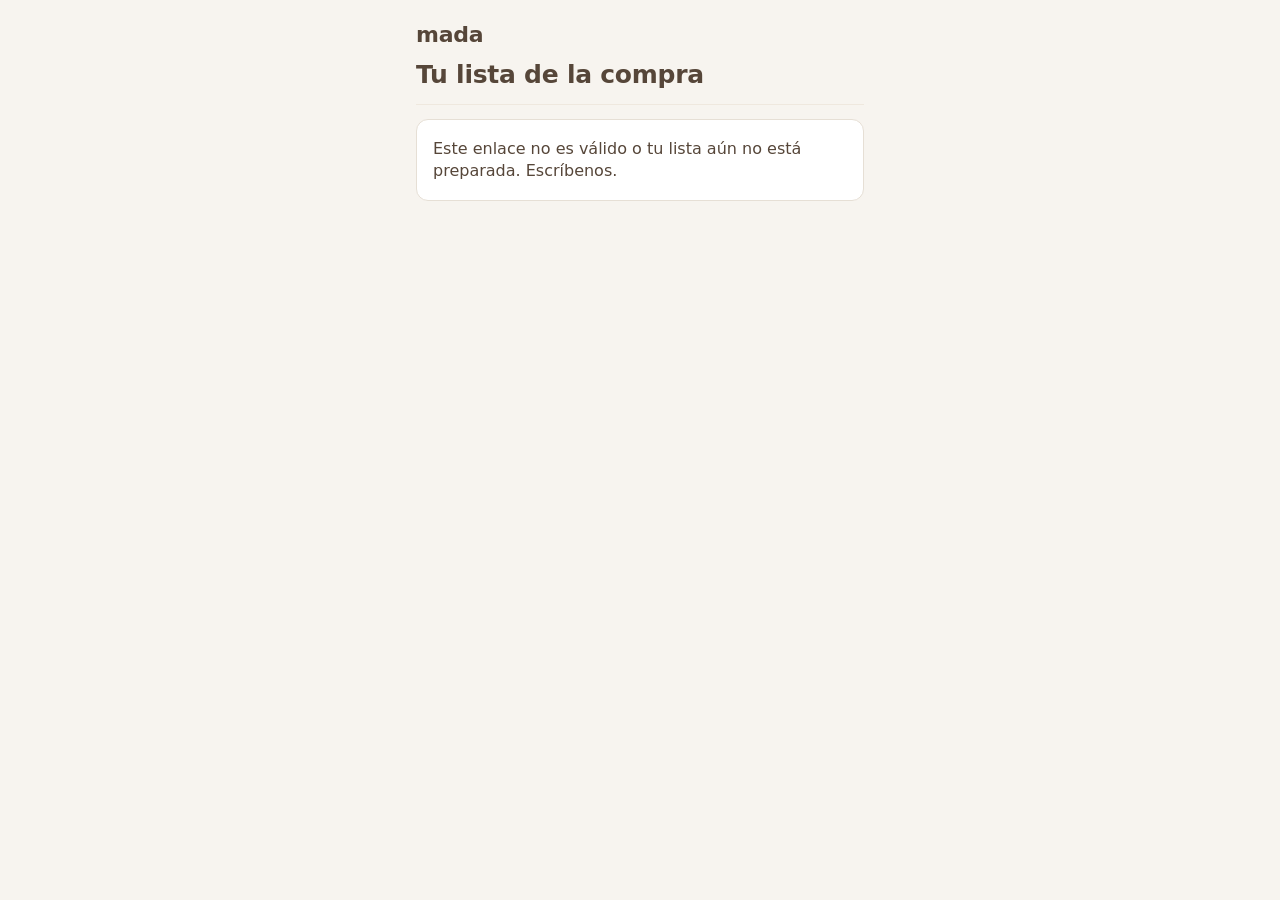
<file: lista.html>
<!DOCTYPE html>
<html lang="es">
<head>
<meta charset="utf-8">
<meta name="viewport" content="width=device-width, initial-scale=1, viewport-fit=cover">
<meta name="robots" content="noindex">
<meta name="referrer" content="no-referrer">
<title>Tu lista de la compra · mada nutrición</title>
<link rel="stylesheet" href="lista.css?v=2026111502">
</head>
<body>
<!-- MADA · Lista de la compra del cliente (2026-11-15, L1: plato a plato por día). Enlace: ?t=token.
     Lee GET EXEC_URL?lista=<token> ({ok, data} | {ok:false, error}) y envía las elecciones con POST no-cors
     {form:'lista', token, week, submission_id, choices}. Sin kcal ni macros. Motor y estilos propios: lista.js / lista.css. -->
<div class="wrap">
  <div id="lista-app"></div>
</div>
<script>
  var EXEC_URL = 'https://script.google.com/macros/s/AKfycbzDt5caDvdEflEsBOUBldg51Zm5GO_rv7yb8Tvi7xvp4FPO4zFOr2xmxoo-6ybuRs6Wqw/exec';
</script>
<script src="lista.js?v=2026111502"></script>
</body>
</html>
</file>
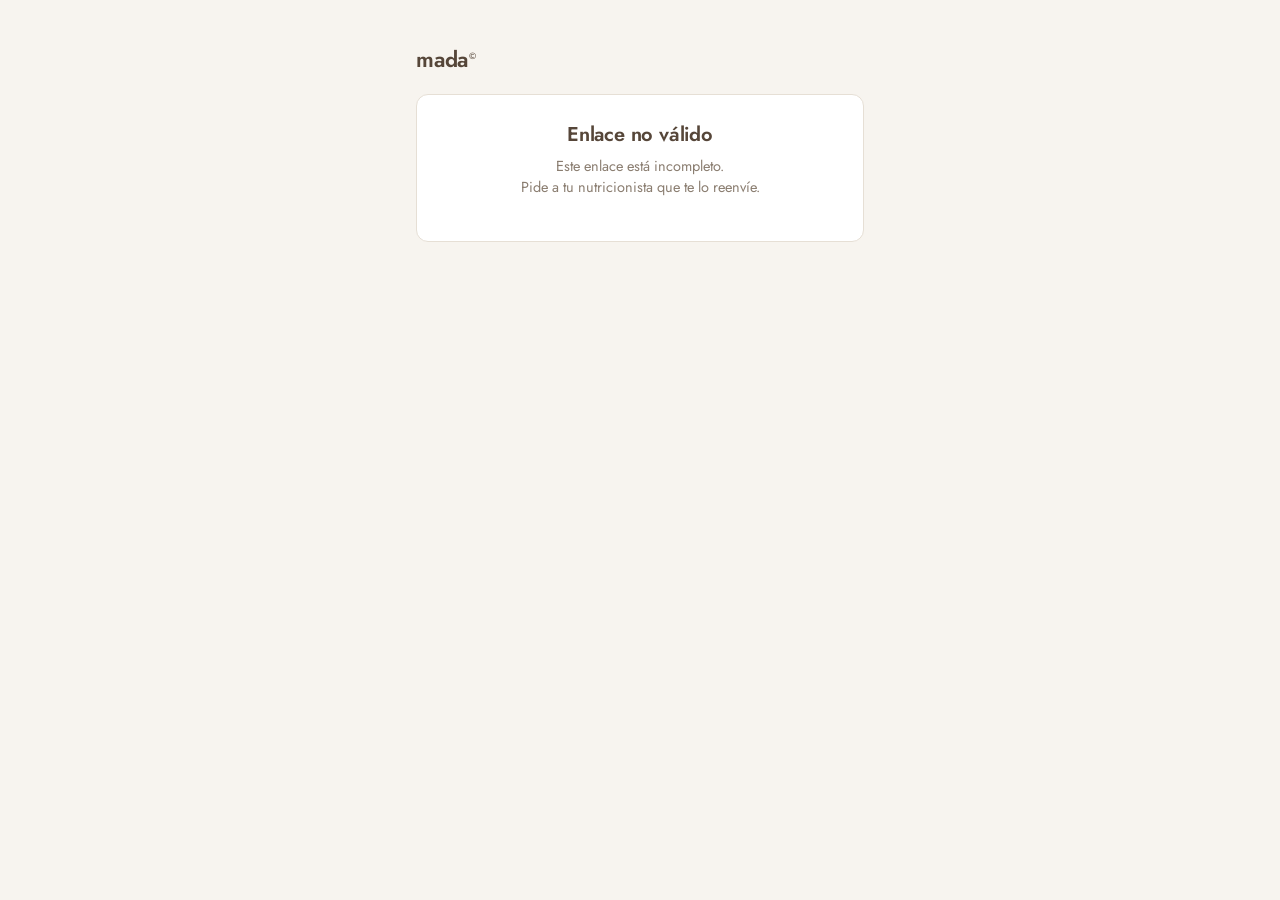
<file: perimetros.html>
<!DOCTYPE html>
<html lang="es">
<head>
<meta charset="utf-8">
<meta name="viewport" content="width=device-width, initial-scale=1, viewport-fit=cover">
<meta name="robots" content="noindex">
<meta name="referrer" content="no-referrer">
<title>Perímetros y fotos · mada nutrición</title>
<link rel="preconnect" href="https://fonts.googleapis.com">
<link rel="preconnect" href="https://fonts.gstatic.com" crossorigin>
<link href="https://fonts.googleapis.com/css2?family=Jost:wght@500;600&display=swap" rel="stylesheet">
<link rel="stylesheet" href="mada.css?v=2026111601">
</head>
<body>
<!-- MADA · Perímetros en casa + recordatorio de fotos (2026-10-27). Enlace: ?t=token&n=nombre&m=basica|completa[&preview=1].
     basica (cada 2 semanas) = abdomen, glúteo, brazo y muslo; completa (cada 4) = además cintura, pecho y gemelo.
     Claves = las de mada-app/app/anthro.py (SITES). Las fotos NO se suben aquí: se mandan por email.
     Página estática (GitHub Pages) → POST (form:'perimetros') al doPost del Apps Script → pestaña PERIMETROS
     → mada-app/app/perimetros_sync.py. Motor y estilos: mada.js / mada.css. -->
<div class="wrap">
  <div id="invalid" style="display:none">
    <div class="brand"><span class="wordmark">mada<sup>©</sup></span></div>
    <div class="invalid-link">
      <h2 class="step-title">Enlace no válido</h2>
      <p class="step-desc" style="margin-top:8px;">Este enlace está incompleto.<br>Pide a tu nutricionista que te lo reenvíe.</p>
    </div>
  </div>
  <div id="app" style="display:none"></div>
</div>
<script src="mada.js?v=2026111601"></script>
<script>
  var EXEC_URL = 'https://script.google.com/macros/s/AKfycbzDt5caDvdEflEsBOUBldg51Zm5GO_rv7yb8Tvi7xvp4FPO4zFOr2xmxoo-6ybuRs6Wqw/exec';
  var PHOTO_EMAIL = 'madanutricion@gmail.com';

  var Q = new URLSearchParams(location.search);
  var TOKEN = (Q.get('t') || '').trim();
  var CLIENT_NAME = (Q.get('n') || '').trim();
  var MODO = (Q.get('m') || '').trim().toLowerCase() === 'completa' ? 'completa' : 'basica';
  var PREVIEW = Q.get('preview') === '1';
  function ymd(d) { return d.getFullYear() + '-' + String(d.getMonth() + 1).padStart(2, '0') + '-' + String(d.getDate()).padStart(2, '0'); }
  var TODAY = ymd(new Date());

  // Silueta de frente con una línea naranja donde va la cinta (y = altura en el dibujo; x0-x1 = ancho de la línea)
  var BODY = '<circle cx="60" cy="16" r="11" fill="none" stroke="currentColor" stroke-width="2"/>' +
    '<path d="M60 28c-8 0-18 3-22 8l-10 44 7 2 10-36v32l-6 34 4 66h10l3-58 4 0 3 58h10l4-66-6-34V46l10 36 7-2-10-44c-4-5-14-8-22-8z" fill="none" stroke="currentColor" stroke-width="2" stroke-linejoin="round"/>';
  function figure(y, x0, x1) {
    return '<svg viewBox="0 0 120 210" role="img" aria-label="Dónde poner la cinta">' + BODY +
      '<line x1="' + x0 + '" y1="' + y + '" x2="' + x1 + '" y2="' + y + '" stroke="#EA7300" stroke-width="4" stroke-linecap="round"/></svg>';
  }
  function measure(id, label, hint, fig) {
    return { id: id, label: label, hint: hint, type: 'number', unit: 'cm', step: 0.1, min: 15, max: 200, ph: '—', figure: fig };
  }
  var SITES = {
    umbilical:   measure('umbilical', 'Abdomen (a la altura del ombligo)', 'Cinta horizontal justo por el ombligo. Mide al soltar el aire con normalidad, sin meter tripa.', figure(84, 40, 80)),
    gluteal:     measure('gluteal', 'Glúteo', 'De pie con los pies juntos, por la parte que más sobresale del glúteo. Mírate de lado en el espejo para que la cinta quede recta.', figure(106, 38, 82)),
    arm_relaxed: measure('arm_relaxed', 'Brazo derecho, relajado', 'Brazo colgando y suelto, a medio camino entre el hombro y el codo. Si alguien te ayuda, mejor.', figure(54, 26, 40)),
    thigh_mid:   measure('thigh_mid', 'Muslo derecho', 'De pie con el peso en las dos piernas, a medio camino entre la ingle y la rodilla.', figure(132, 44, 59)),
    waist:       measure('waist', 'Cintura (la parte más estrecha)', 'Entre las costillas y el ombligo, donde la cintura es más estrecha. Al soltar el aire, sin meter tripa.', figure(72, 42, 78)),
    chest:       measure('chest', 'Pecho', 'A la altura de los pezones, con los brazos relajados y al soltar el aire con normalidad.', figure(48, 40, 80)),
    calf:        measure('calf', 'Gemelo derecho', 'De pie con el peso en las dos piernas, por la parte más ancha de la pantorrilla.', figure(170, 45, 58))
  };
  var KEYS = MODO === 'completa'
    ? ['chest', 'waist', 'umbilical', 'gluteal', 'arm_relaxed', 'thigh_mid', 'calf']
    : ['umbilical', 'gluteal', 'arm_relaxed', 'thigh_mid'];

  var measureFields = KEYS.map(function (k) { return SITES[k]; });

  var SUBJECT = 'Fotos de progreso · ' + (CLIENT_NAME || 'nombre') + ' · ' + TODAY;
  var MAILTO = 'mailto:' + PHOTO_EMAIL + '?subject=' + encodeURIComponent(SUBJECT) +
    '&body=' + encodeURIComponent('Te mando las tres fotos: de frente, de espaldas y de lado.');

  var STEPS = [
    { key: 'antes', name: 'Antes de medir', title: 'Antes de empezar', desc: 'Así las medidas de cada vez se pueden comparar.', fields: [
      { id: 'antes_info', type: 'info', items: [
        'Por la mañana, en ayunas y después de ir al baño.',
        'Con una cinta métrica de costura, siempre la misma.',
        'De pie, relajado/a y sin ropa en la zona que mides.',
        'La cinta pegada a la piel pero sin apretar ni hundirla, y paralela al suelo.',
        'Si puedes, mídelo dos veces y apunta lo que te salga más repetido.'
      ]}
    ]},
    { key: 'medidas', name: 'Medidas', title: 'Tus medidas', desc: MODO === 'completa' ? 'Esta vez toca la medición completa: siete perímetros.' : 'Cuatro perímetros, en centímetros.', fields: measureFields.concat([
      { id: 'comentarios', label: '¿Algo que comentar?', opt: true, type: 'textarea', ph: 'No tenía cinta y usé otra, estaba con la regla, hinchazón…' }
    ])},
    { key: 'fotos', name: 'Fotos', title: 'Las fotos', desc: 'Tres fotos que solo veo yo, para ver tu evolución. Mándalas por email.', fields: [
      { id: 'fotos_info', type: 'info', items: [
        'Una de frente, otra de espaldas y otra de lado.',
        'En ayunas, a la misma hora que las medidas.',
        'Con luz de frente y sin sombras, delante de una pared lisa.',
        'Con ropa ajustada o ropa interior, la misma cada vez.',
        'El móvil apoyado a la altura del pecho, con temporizador, a unos 2 metros. Cuerpo entero y postura relajada.'
      ], link: { href: MAILTO, text: 'Mandar las fotos a ' + PHOTO_EMAIL } },
      { id: 'fotos_estado', label: 'Las fotos…', type: 'chips', opts: ['Ya las he enviado', 'Las envío hoy', 'Esta vez no puedo'] },
      { id: 'consent_at', label: 'Tus fotos', type: 'consent', showIf: function (api) { return api.chip('fotos_estado') !== 'Esta vez no puedo'; },
        text: 'Mando las fotos solo para mi seguimiento nutricional. No se usarán para nada más (ni redes ni publicidad) sin pedirme permiso aparte.' }
    ]}
  ];

  if (!TOKEN) {
    document.getElementById('invalid').style.display = 'block';
  } else {
    document.getElementById('app').style.display = 'block';
    MadaForm.mount({
      root: '#app',
      brand: { kicker: MODO === 'completa' ? 'Medición completa' : 'Medición', greeting: CLIENT_NAME ? 'Hola, ' + CLIENT_NAME : 'Hola',
               meta: 'Unos 5 minutos. Mídete y, al terminar, mándame las fotos.' },
      draftKey: 'mada_perim_' + TOKEN + '_' + TODAY + (PREVIEW ? '_preview' : ''),
      execUrl: EXEC_URL,
      base: { form: 'perimetros', token: TOKEN, modo: MODO, fecha: TODAY },
      numeric: true,
      preview: PREVIEW,
      steps: STEPS,
      validateStep: function (key, api) {
        if (key === 'medidas') {
          var missing = 0;
          KEYS.forEach(function (k) {
            var el = document.getElementById(k), v = +String(el.value).replace(',', '.');
            var bad = el.value.trim() === '' || !(v >= 15 && v <= 200);
            el.classList.toggle('invalid', bad); if (bad) missing++;
          });
          if (missing) return 'Revisa las medidas marcadas: van en centímetros (por ejemplo 82,5).';
        }
        if (key === 'fotos') {
          if (!api.chip('fotos_estado')) return 'Dime si ya has mandado las fotos.';
          if (api.chip('fotos_estado') !== 'Esta vez no puedo' && !api.consent('consent_at')) return 'Marca la casilla de las fotos para poder enviar.';
        }
        return null;
      },
      success: { title: '¡Recibido!', text: 'Ya tengo tus medidas. Si aún no me has mandado las fotos, recuerda enviarlas a ' + PHOTO_EMAIL + '.',
        titleFor: function () { return CLIENT_NAME ? '¡Gracias, ' + CLIENT_NAME + '!' : ''; } }
    });
  }
</script>
</body>
</html>
</file>
<file: mada.css>
/* MADA · formularios públicos (cuestionario inicial, semanal y perímetros).
   2026-11-16: mismo lenguaje que la lista de la compra (lista.css, paleta C): fondo lino claro,
   tarjetas blancas con borde fino, marrón para texto, selección y botones; verde solo para «hecho».
   Sin naranja de relleno ni emojis. Solo presentación: las clases y los ids son los de siempre. */
:root {
  color-scheme: light;
  --bg: #f7f4ef; --surface: #ffffff; --soft: #faf8f5; --line: #efe8de; --border: #e6dfd5;
  --ink: #2f2721; --brown: #564639; --btn: #3d342c; --muted: #8a7d70; --faint: #a99c8f;
  --sel: #f6f1ea; --good: #4f7a58; --good-soft: rgba(79,122,88,0.12); --warn: #b07a3a;
  --bad: #a5503b; --bad-soft: rgba(165,80,59,0.08); --beige: #DAD2C5;
  --font: "Jost", "Avenir Next", "Montserrat", -apple-system, BlinkMacSystemFont, "SF Pro Text", system-ui, "Segoe UI", Roboto, sans-serif;
  --ease: cubic-bezier(0.22, 1, 0.36, 1);
}
* { margin: 0; padding: 0; box-sizing: border-box; -webkit-tap-highlight-color: transparent; }
html { font-size: 16px; }
body { background: var(--bg); color: var(--ink); font-family: var(--font); line-height: 1.4; min-height: 100vh;
  -webkit-font-smoothing: antialiased; font-variant-numeric: tabular-nums; }
button { font: inherit; color: inherit; cursor: pointer; }
input[type=number]::-webkit-inner-spin-button, input[type=number]::-webkit-outer-spin-button { -webkit-appearance: none; margin: 0; }
input[type=number] { -moz-appearance: textfield; }
:focus-visible { outline: 2px solid var(--brown); outline-offset: 2px; }
.wrap { max-width: 480px; margin: 0 auto; padding: calc(env(safe-area-inset-top) + 20px) 16px calc(env(safe-area-inset-bottom) + 110px); }

/* ── Cabecera: wordmark · tipo · saludo · semana ── */
.preview-flag { background: var(--btn); color: #fff; font-size: 12px; font-weight: 500; letter-spacing: 0.08em; text-transform: uppercase;
  text-align: center; padding: 8px 10px; border-radius: 8px; margin-bottom: 14px; }
.brand { display: flex; align-items: baseline; justify-content: space-between; gap: 10px; }
.wordmark { font-weight: 600; font-size: 22px; letter-spacing: -0.01em; color: var(--brown); line-height: 1; }
.wordmark sup { font-size: 9px; font-weight: 500; margin-left: 1px; vertical-align: super; }
.kicker { font-size: 11px; font-weight: 600; letter-spacing: 0.12em; text-transform: uppercase; color: var(--faint); text-align: right; }
.greeting { font-size: 25px; font-weight: 600; color: var(--brown); letter-spacing: -0.01em; line-height: 1.15; margin-top: 10px; }
.week-meta { font-size: 15px; color: var(--muted); margin-top: 6px; line-height: 1.4; }
.head-rule { padding-bottom: 14px; border-bottom: 1px solid var(--line); margin-bottom: 14px; }

/* ── Progreso: una pestaña por paso (como los días de la lista) ── */
.progress-row { display: flex; align-items: baseline; justify-content: space-between; gap: 10px; margin-bottom: 8px; }
.step-label { font-size: 15px; font-weight: 600; color: var(--brown); }
.step-count { font-size: 13px; color: var(--muted); white-space: nowrap; }
.progress-track { display: none; }
.progress-sticky { position: sticky; top: 0; z-index: 3; background: var(--bg); margin: 0 -16px 16px; padding: calc(env(safe-area-inset-top) + 8px) 16px 10px; }
.progress-sticky .progress-steps { margin-bottom: 0; }
.progress-steps { display: flex; gap: 5px; }
.progress-steps span { flex: 1 1 0; height: 6px; border-radius: 3px; background: var(--line); }
.progress-steps span.done { background: var(--good); }
.progress-steps span.on { background: var(--brown); }

/* ── Pasos ── */
.step { display: none; }
.step.active { display: block; animation: stepIn 0.3s var(--ease); }
@keyframes stepIn { from { opacity: 0; transform: translateY(6px); } to { opacity: 1; transform: none; } }
.step-title { font-size: 20px; font-weight: 600; color: var(--brown); letter-spacing: -0.01em; margin-bottom: 4px; line-height: 1.2; }
.step-desc { font-size: 14.5px; color: var(--muted); line-height: 1.45; margin-bottom: 16px; }

.card { background: var(--surface); border: 1px solid var(--border); border-radius: 12px; padding: 16px 14px; margin-bottom: 10px; }
.field-label { display: block; font-size: 15.5px; font-weight: 500; color: var(--ink); margin-bottom: 10px; line-height: 1.3; }
.field-label .req { color: var(--bad); }
.field-hint { font-size: 13px; color: var(--muted); margin-top: -4px; margin-bottom: 10px; line-height: 1.4; }
.optional { color: var(--faint); font-weight: 400; font-size: 13px; }
/* Tarjetas informativas (tipo info): instrucciones con dibujo opcional y botón-enlace */
.info-figure { display: flex; justify-content: center; color: var(--brown); margin: 2px 0 12px; }
.info-figure svg { width: 100%; max-width: 220px; height: auto; display: block; }
.info-list { margin: 0; padding-left: 18px; font-size: 15px; line-height: 1.5; color: var(--ink); }
.info-list li + li { margin-top: 6px; }
.with-figure { display: flex; gap: 14px; align-items: flex-start; }
.with-figure .fig { flex: 0 0 64px; color: var(--brown); }
.with-figure .fig svg { width: 64px; height: auto; display: block; }
.with-figure .fig-body { flex: 1 1 auto; min-width: 0; }
.btn-link { display: flex; align-items: center; justify-content: center; min-height: 44px; margin-top: 14px; padding: 8px 14px; border-radius: 8px;
  background: var(--btn); color: #fff; font-weight: 500; text-decoration: none; font-size: 15px; }
.mini-label { display: block; font-size: 11px; font-weight: 600; letter-spacing: 0.12em; text-transform: uppercase; color: var(--faint); margin: 14px 0 6px; }

input[type="text"], input[type="email"], input[type="tel"], input[type="number"], input[type="date"], textarea, select {
  width: 100%; min-height: 44px; background: var(--soft); border: 1px solid var(--border); border-radius: 8px; color: var(--ink);
  font: inherit; font-size: 16px; padding: 10px 12px; outline: none;
  transition: border-color 0.15s var(--ease), background-color 0.15s var(--ease); }
select { appearance: none; -webkit-appearance: none; padding-right: 40px; background-repeat: no-repeat; background-position: right 14px center;
  background-image: url("data:image/svg+xml,%3Csvg xmlns='http://www.w3.org/2000/svg' width='14' height='14' viewBox='0 0 24 24' fill='none' stroke='%23564639' stroke-width='3'%3E%3Cpath d='M6 9l6 6 6-6'/%3E%3C/svg%3E"); }
input:focus, textarea:focus, select:focus { background: var(--surface); border-color: var(--brown); }
input.invalid { border-color: var(--bad); background: var(--bad-soft); }
textarea { resize: vertical; min-height: 88px; line-height: 1.45; }
textarea.is-short { min-height: 60px; }
::placeholder { color: var(--faint); }
.with-unit { display: flex; align-items: center; gap: 10px; }
.with-unit .unit { font-size: 15px; color: var(--muted); }

/* ── Opciones: botones de 44 px; elegida = borde marrón sobre crema (como un plato elegido en la lista) ── */
.chips { display: flex; flex-wrap: wrap; gap: 6px; }
.chip { min-height: 44px; border: 1.5px solid var(--border); background: var(--surface); color: var(--ink); font-size: 15px; font-weight: 400;
  padding: 8px 14px; border-radius: 10px; text-align: left; line-height: 1.25; }
.chip.sel { border-color: var(--brown); background: var(--sel); color: var(--brown); font-weight: 500; }
/* Pocas opciones cortas: una fila de botones iguales */
.chips.is-seg { flex-wrap: nowrap; }
.chips.is-seg .chip { flex: 1 1 0; min-width: 0; padding: 8px 4px; text-align: center; }
/* Alguna opción larga: una por fila, como los platos de la lista */
.chips.is-list { flex-direction: column; flex-wrap: nowrap; }
.chips.is-list .chip { display: flex; align-items: center; min-height: 50px; padding: 8px 12px; }
.chips.is-list > .chip.sel::before { content: "✓"; color: var(--good); font-weight: 600; order: 2; margin: 0 0 0 auto; padding-left: 10px; }
/* Varias respuestas: la marcada lleva su ✓ */
[data-checks] > .chip.sel::before, .sport-chip.sel::before { content: "✓"; color: var(--good); font-weight: 600; margin-right: 7px; }
.chips.is-mini .chip { font-size: 14px; padding: 6px 12px; min-height: 40px; }
/* Los siete días caben siempre en una fila: se reparten el ancho (de 320 px a 480 px) */
.chips.is-days { gap: 5px; flex-wrap: nowrap; }
.chips.is-days .chip { flex: 1 1 0; min-width: 0; padding: 6px 0; text-align: center; }
/* Opciones en filas (dibujo + título + descripción): escala de Bristol */
.chip-text { display: block; min-width: 0; }
.chip-main { display: block; }
.chip-sub { display: block; font-size: 12.5px; font-weight: 400; color: var(--muted); line-height: 1.3; margin-top: 1px; }
.chips.is-rows { flex-direction: column; flex-wrap: nowrap; gap: 6px; }
.chips.is-rows .chip { display: flex; align-items: center; gap: 12px; text-align: left; padding: 8px 12px; min-height: 56px; }
.chips.is-rows .chip.sel::before { order: 3; margin: 0 0 0 auto; }
.chips.is-rows .chip-ico { flex: 0 0 72px; display: flex; color: var(--brown); }
.chips.is-rows .chip-ico svg { width: 72px; height: 27px; display: block; }
.chips.is-rows .chip-text { flex: 1 1 auto; }
/* Rejilla 3×3 con cabecera de columnas: zonas del abdomen */
.chips-head, .chips.is-grid3 { display: grid; grid-template-columns: repeat(3, minmax(0, 1fr)); gap: 6px; }
.chips-head { font-size: 10px; font-weight: 600; letter-spacing: 0.08em; text-transform: uppercase; color: var(--faint); text-align: center; margin-bottom: 6px; }
.chips.is-grid3 .chip { padding: 8px 3px 9px; text-align: center; min-width: 0; }
.chips.is-grid3 .chip.sel::before { content: none; }
.chips.is-grid3 .chip-main { font-size: 20px; font-weight: 500; line-height: 1.15; }
.chips.is-grid3 .chip-sub { font-size: 11px; line-height: 1.2; }
.chips.is-grid3 .chip.is-wide { grid-column: 1 / -1; padding: 10px 12px; }
.chips.is-grid3 .chip.is-wide .chip-main { font-size: 14.5px; }

/* ── Rejilla de preferencias ── */
.grid-legend { display: flex; gap: 10px; flex-wrap: wrap; font-size: 12px; color: var(--muted); margin-bottom: 10px; }
.grid-row { display: flex; align-items: center; gap: 10px; min-height: 48px; padding: 4px 0; border-top: 1px solid var(--line); }
.grid-row:first-of-type { border-top: 0; }
.grid-name { flex: 1; font-size: 15px; }
.grid-opts { display: flex; gap: 5px; }
.grid-dot { width: 36px; height: 36px; border-radius: 8px; border: 1.5px solid var(--border); background: var(--surface); font-size: 14px; font-weight: 600; color: var(--muted); }
.grid-dot.sel { color: #fff; background: var(--brown); border-color: var(--brown); }

.meal-label { font-size: 11px; font-weight: 600; letter-spacing: 0.12em; text-transform: uppercase; color: var(--faint); margin-bottom: 8px; }

/* ── Escala 0-10 ── */
.slider-block { padding-bottom: 12px; }
.slider-head { display: flex; align-items: baseline; justify-content: space-between; gap: 12px; margin-bottom: 2px; }
.slider-value { font-size: 22px; font-weight: 600; color: var(--brown); min-width: 54px; text-align: right; white-space: nowrap; }
.slider-value .of { font-size: 13px; font-weight: 400; color: var(--faint); margin-left: 2px; }
.slider-value.unset { color: var(--faint); font-size: 13px; font-weight: 400; }
input[type="range"] { -webkit-appearance: none; appearance: none; width: 100%; height: 40px; background: transparent; margin-top: 2px; }
input[type="range"]::-webkit-slider-runnable-track { height: 6px; border-radius: 3px;
  background: linear-gradient(90deg, var(--brown) var(--fill, 0%), var(--line) var(--fill, 0%)); }
input[type="range"]::-webkit-slider-thumb { -webkit-appearance: none; width: 26px; height: 26px; border-radius: 50%; background: var(--surface);
  border: 1.5px solid var(--brown); margin-top: -10px; }
input[type="range"][data-set="0"]::-webkit-slider-thumb { border-color: var(--faint); }
input[type="range"]::-moz-range-track { height: 6px; border-radius: 3px; background: linear-gradient(90deg, var(--brown) var(--fill, 0%), var(--line) var(--fill, 0%)); }
input[type="range"]::-moz-range-thumb { width: 24px; height: 24px; border-radius: 50%; background: var(--surface); border: 1.5px solid var(--brown); }
.slider-ends { display: flex; justify-content: space-between; font-size: 12.5px; color: var(--muted); }

/* ── Peso semanal: una línea por día, como las líneas de la lista ── */
.weight-row { display: flex; align-items: center; gap: 12px; min-height: 52px; padding: 4px 0; border-top: 1px solid var(--line); }
.weight-row:first-child { border-top: 0; }
.weight-day { flex: 1; min-width: 0; display: flex; align-items: baseline; gap: 8px; }
.weight-day .d { font-size: 15px; font-weight: 500; }
.weight-day .f { font-size: 12.5px; color: var(--faint); }
.weight-row input { width: 96px; flex: none; text-align: center; padding: 8px; font-weight: 500; }
.weight-row .kg { font-size: 13px; color: var(--muted); width: 20px; }

/* ── Entrenos de la semana (totales por deporte) ── */
.sport-row { display: none; padding: 12px 0 2px; border-top: 1px solid var(--line); margin-top: 12px; }
.sport-row.on { display: block; }
.sport-row .name { font-size: 15px; font-weight: 600; color: var(--brown); margin-bottom: 8px; }
.sport-grid { display: grid; grid-template-columns: repeat(5, 1fr); gap: 6px; }
.sport-grid label { display: block; font-size: 11px; color: var(--muted); text-align: center; margin-top: 4px; line-height: 1.2; }
.sport-grid input { text-align: center; padding: 8px 2px; font-size: 15px; font-weight: 500; }
.sport-grid .cell.off { visibility: hidden; }

/* ── Sesiones de entreno y filas repetibles ── */
.session, .row-item { border: 1px solid var(--border); border-radius: 10px; padding: 4px 12px 14px; margin-bottom: 10px; background: var(--soft); }
.session-head { display: flex; align-items: center; justify-content: space-between; padding-top: 10px; font-size: 16px; font-weight: 600; color: var(--brown); }
.link-btn { background: none; border: none; font-size: 13px; color: var(--muted); text-decoration: underline; text-underline-offset: 3px; padding: 10px 0; min-height: 40px; }
.pair { display: grid; grid-template-columns: 1fr 1fr; gap: 12px; align-items: end; margin-top: 14px; }
.pair.is-wrap { grid-template-columns: repeat(auto-fit, minmax(130px, 1fr)); }
.pair .mini-label { margin-top: 0; }
.stepper { display: flex; align-items: center; justify-content: space-between; background: var(--soft); border: 1px solid var(--border); border-radius: 8px; padding: 3px; height: 46px; }
.stepper button { width: 40px; height: 38px; border-radius: 6px; border: 1px solid var(--border); background: var(--surface); font-size: 20px; line-height: 1; color: var(--brown); }
.stepper button:active { background: var(--brown); color: #fff; }
.stepper-val { font-size: 19px; font-weight: 600; color: var(--brown); }
.row-item { display: grid; grid-template-columns: 1fr 1fr; gap: 0 12px; }
.row-item .is-full { grid-column: 1 / -1; }
.row-item .link-btn { justify-self: start; margin-top: 4px; }
.btn-add { width: 100%; min-height: 48px; border: 1.5px dashed var(--border); background: transparent; border-radius: 10px; padding: 10px; font-size: 15px; font-weight: 500; color: var(--brown); }
.btn-add:active { background: var(--sel); }

/* ── Consentimiento ── */
.consent { display: flex; gap: 12px; align-items: flex-start; font-size: 15px; line-height: 1.45; cursor: pointer; }
.consent input { width: 22px; height: 22px; margin-top: 1px; flex-shrink: 0; accent-color: var(--good); }
.legal { margin-top: 14px; font-size: 13px; color: var(--muted); }
.legal summary { cursor: pointer; font-weight: 500; color: var(--brown); min-height: 40px; display: flex; align-items: center; }
.legal p { margin-top: 6px; line-height: 1.5; }

/* ── Barra inferior: como la de la lista ── */
.nav { position: fixed; bottom: 0; left: 0; right: 0; z-index: 5; background: var(--surface); border-top: 1px solid var(--border);
  padding: 10px 16px calc(env(safe-area-inset-bottom) + 10px); }
.nav-inner { max-width: 448px; margin: 0 auto; display: flex; gap: 10px; }
.btn { flex: 1; min-height: 46px; border-radius: 8px; font-size: 16px; font-weight: 500; padding: 8px 16px; }
.btn-next { border: 0; background: var(--btn); color: #fff; }
.btn-next:disabled { background: var(--beige); color: var(--muted); cursor: default; }
.btn-back { flex: 0 0 96px; border: 1px solid var(--border); background: var(--surface); color: var(--brown); }

/* ── Éxito, error, enlace no válido ── */
.success { display: none; margin-top: 40px; background: var(--surface); border: 1px solid var(--border); border-radius: 12px; padding: 32px 20px 30px; text-align: center; }
.success.active { display: block; animation: stepIn 0.3s var(--ease); }
.check-ring { width: 64px; height: 64px; margin: 0 auto 18px; border-radius: 50%; background: var(--good-soft); display: flex; align-items: center; justify-content: center; }
.check-ring svg { width: 32px; height: 32px; stroke: var(--good); stroke-width: 2.6; fill: none; stroke-linecap: round; stroke-linejoin: round; stroke-dasharray: 60; stroke-dashoffset: 60; animation: draw 0.5s 0.15s forwards var(--ease); }
@keyframes draw { to { stroke-dashoffset: 0; } }
.success h2 { font-size: 22px; font-weight: 600; color: var(--brown); margin-bottom: 8px; }
.success p { font-size: 15px; color: var(--muted); line-height: 1.5; max-width: 320px; margin: 0 auto; }
.error-banner { display: none; background: var(--bad-soft); border: 1px solid rgba(165,80,59,0.35); color: var(--bad); font-size: 14px; border-radius: 10px; padding: 12px 14px; margin-bottom: 14px; line-height: 1.45; }
.invalid-link { margin-top: 24px; background: var(--surface); border: 1px solid var(--border); border-radius: 12px; padding: 28px 18px; text-align: center; }
.spinner { display: inline-block; width: 16px; height: 16px; border-radius: 50%; border: 2px solid rgba(255,255,255,0.45); border-top-color: #fff; animation: spin 0.7s linear infinite; vertical-align: -3px; margin-right: 8px; }
@keyframes spin { to { transform: rotate(360deg); } }

@media (prefers-reduced-motion: no-preference) {
  .chip, .grid-dot, .btn, input, textarea, .progress-steps span { transition: background-color .15s ease, border-color .15s ease, color .15s ease; }
}
@media (prefers-reduced-motion: reduce) {
  .step.active, .success.active { animation: none; }
  .check-ring svg { animation: none; stroke-dashoffset: 0; }
}
/* Escritorio: el formulario sigue en una columna; solo respira más arriba */
@media (min-width: 720px) {
  .wrap { padding-top: 48px; }
}
</file>
<file: lista.css>
/* MADA · lista de la compra del cliente (paleta C de las maquetas). Móvil primero. */
:root {
  --bg: #f7f4ef; --surface: #ffffff; --soft: #faf8f5; --line: #efe8de; --border: #e6dfd5;
  --ink: #2f2721; --brown: #564639; --btn: #3d342c; --muted: #8a7d70; --faint: #a99c8f;
  --good: #4f7a58; --warn: #b07a3a; --bad: #a5503b; --beige: #DAD2C5;
  --font: "Jost", "Avenir Next", "Montserrat", -apple-system, BlinkMacSystemFont, "SF Pro Text", system-ui, "Segoe UI", Roboto, sans-serif;
}
* { box-sizing: border-box; margin: 0; padding: 0; -webkit-tap-highlight-color: transparent; }
html { font-size: 16px; }
body { background: var(--bg); color: var(--ink); font-family: var(--font); line-height: 1.4; min-height: 100vh;
  -webkit-font-smoothing: antialiased; font-variant-numeric: tabular-nums; }
button { font: inherit; color: inherit; cursor: pointer; }
:focus-visible { outline: 2px solid var(--brown); outline-offset: 2px; }
.wrap { max-width: 480px; margin: 0 auto; padding: calc(env(safe-area-inset-top) + 20px) 16px calc(env(safe-area-inset-bottom) + 110px); }
[hidden] { display: none !important; }

.head { padding-bottom: 14px; border-bottom: 1px solid var(--line); margin-bottom: 14px; }
.wordmark { font-weight: 600; font-size: 22px; letter-spacing: -0.01em; color: var(--brown); }
.title { font-size: 25px; font-weight: 600; color: var(--brown); letter-spacing: -0.01em; margin-top: 10px; line-height: 1.15; }
.weekrow { display: flex; align-items: center; justify-content: space-between; gap: 10px; margin-top: 8px; flex-wrap: wrap; }
.weektext { font-size: 15px; color: var(--muted); }
.mini { min-height: 40px; padding: 6px 12px; border: 1px solid var(--border); border-radius: 8px; background: var(--surface);
  font-size: 13px; color: var(--brown); }
.note { font-size: 13px; color: var(--muted); margin: 8px 0; }
.note.offline { color: var(--warn); }
.msg { background: var(--surface); border: 1px solid var(--border); border-radius: 12px; padding: 18px 16px; font-size: 16px; color: var(--brown); }
.msg .primary { margin-top: 14px; }

.tabs { display: flex; gap: 6px; position: sticky; top: 0; background: var(--bg); padding: 6px 0 8px; z-index: 2; }
.tab { flex: 1 1 0; min-width: 0; min-height: 44px; border: 1px solid var(--border); border-radius: 8px; background: var(--surface);
  font-size: 14px; font-weight: 500; color: var(--brown); padding: 0 2px; }
.tab.done { border-color: var(--good); color: var(--good); }
.tab.on { background: var(--brown); border-color: var(--brown); color: #fff; }
.dayname { font-size: 18px; font-weight: 600; color: var(--brown); margin: 10px 0 2px; }

.toma { margin-top: 14px; }
.toma h3 { font-size: 15px; font-weight: 600; color: var(--brown); margin-bottom: 7px; }
.hint { font-weight: 400; color: var(--faint); }
.dish { display: flex; align-items: center; gap: 10px; width: 100%; min-height: 56px; text-align: left; padding: 8px 12px;
  background: var(--surface); border: 1.5px solid var(--line); border-radius: 10px; margin-bottom: 6px; }
.dish.on { border-color: var(--brown); background: #f6f1ea; }
.dtxt { flex: 1; min-width: 0; display: block; }
.dname { display: block; font-size: 15px; font-weight: 500; line-height: 1.25; overflow-wrap: anywhere; }
.dsub { display: block; font-size: 12.5px; color: var(--muted); margin-top: 1px; }
.ck { width: 22px; flex: none; text-align: center; color: var(--good); font-weight: 600; }
.specials { display: flex; gap: 6px; margin-top: 2px; }
.chip { min-height: 40px; padding: 6px 12px; border: 1px solid var(--border); border-radius: 8px; background: var(--soft); font-size: 13px; color: var(--muted); }
.chip.on { border-color: var(--brown); color: var(--brown); background: #f6f1ea; font-weight: 500; }

.bar { position: fixed; left: 0; right: 0; bottom: 0; z-index: 5; display: flex; align-items: center; justify-content: space-between; gap: 10px;
  padding: 10px 16px calc(env(safe-area-inset-bottom) + 10px); background: var(--surface); border-top: 1px solid var(--border);
  max-width: 480px; margin: 0 auto; }
.barcount { font-size: 14px; color: var(--brown); font-weight: 500; }
.barbtn, .primary { min-height: 44px; padding: 8px 16px; border: 0; border-radius: 8px; background: var(--btn); color: #fff; font-size: 15px; font-weight: 500; }
.barbtn:disabled { background: var(--beige); color: var(--muted); cursor: default; }
.primary.share { display: block; width: 100%; margin-top: 18px; }

.listtop { display: flex; flex-direction: column; align-items: flex-start; }
.back { min-height: 40px; padding: 6px 12px; border: 1px solid var(--border); border-radius: 8px; background: var(--surface); font-size: 14px; color: var(--brown); }
.lsec { margin-top: 16px; }
.lsec h3 { font-size: 11px; letter-spacing: 0.12em; text-transform: uppercase; color: var(--faint); font-weight: 600; margin-bottom: 4px; }
.li { position: relative; display: flex; align-items: center; gap: 12px; min-height: 48px; padding: 6px 2px; border-bottom: 1px solid var(--line); cursor: pointer; }
.li input { position: absolute; opacity: 0; width: 100%; height: 100%; left: 0; top: 0; margin: 0; cursor: pointer; }
.box { width: 22px; height: 22px; flex: none; border: 1.5px solid var(--faint); border-radius: 6px; background: var(--surface); display: grid; place-items: center; }
.li.tick .box { background: var(--good); border-color: var(--good); }
.li.tick .box::after { content: "✓"; color: #fff; font-size: 14px; line-height: 1; }
.li:focus-within .box { outline: 2px solid var(--brown); outline-offset: 2px; }
.lname { flex: 1; min-width: 0; font-size: 15px; overflow-wrap: anywhere; }
.li.tick .lname, .li.tick .lqty { text-decoration: line-through; color: var(--faint); }
.lqty { text-align: right; font-size: 14px; font-weight: 500; color: var(--brown); }
.lqty small { display: block; font-size: 11.5px; font-weight: 400; color: var(--faint); }

.menu { margin-top: 22px; background: var(--surface); border: 1px solid var(--border); border-radius: 10px; padding: 0 14px; }
.menu summary { min-height: 48px; display: flex; align-items: center; font-size: 15px; font-weight: 600; color: var(--brown); cursor: pointer; }
.mday { padding: 6px 0 8px; border-top: 1px solid var(--line); }
.mday h4 { font-size: 13px; color: var(--brown); font-weight: 600; margin-bottom: 2px; }
.mday ul { list-style: none; font-size: 13.5px; color: var(--ink); }
.mday li { padding: 1px 0; }
.mday b { font-weight: 500; color: var(--muted); }

.toast { position: fixed; left: 50%; transform: translateX(-50%); bottom: calc(env(safe-area-inset-bottom) + 76px); z-index: 9;
  background: var(--btn); color: #fff; padding: 9px 16px; border-radius: 8px; font-size: 14px; }
@media (prefers-reduced-motion: no-preference) {
  .dish, .chip, .tab, .box { transition: background-color .15s ease, border-color .15s ease; }
}
</file>
